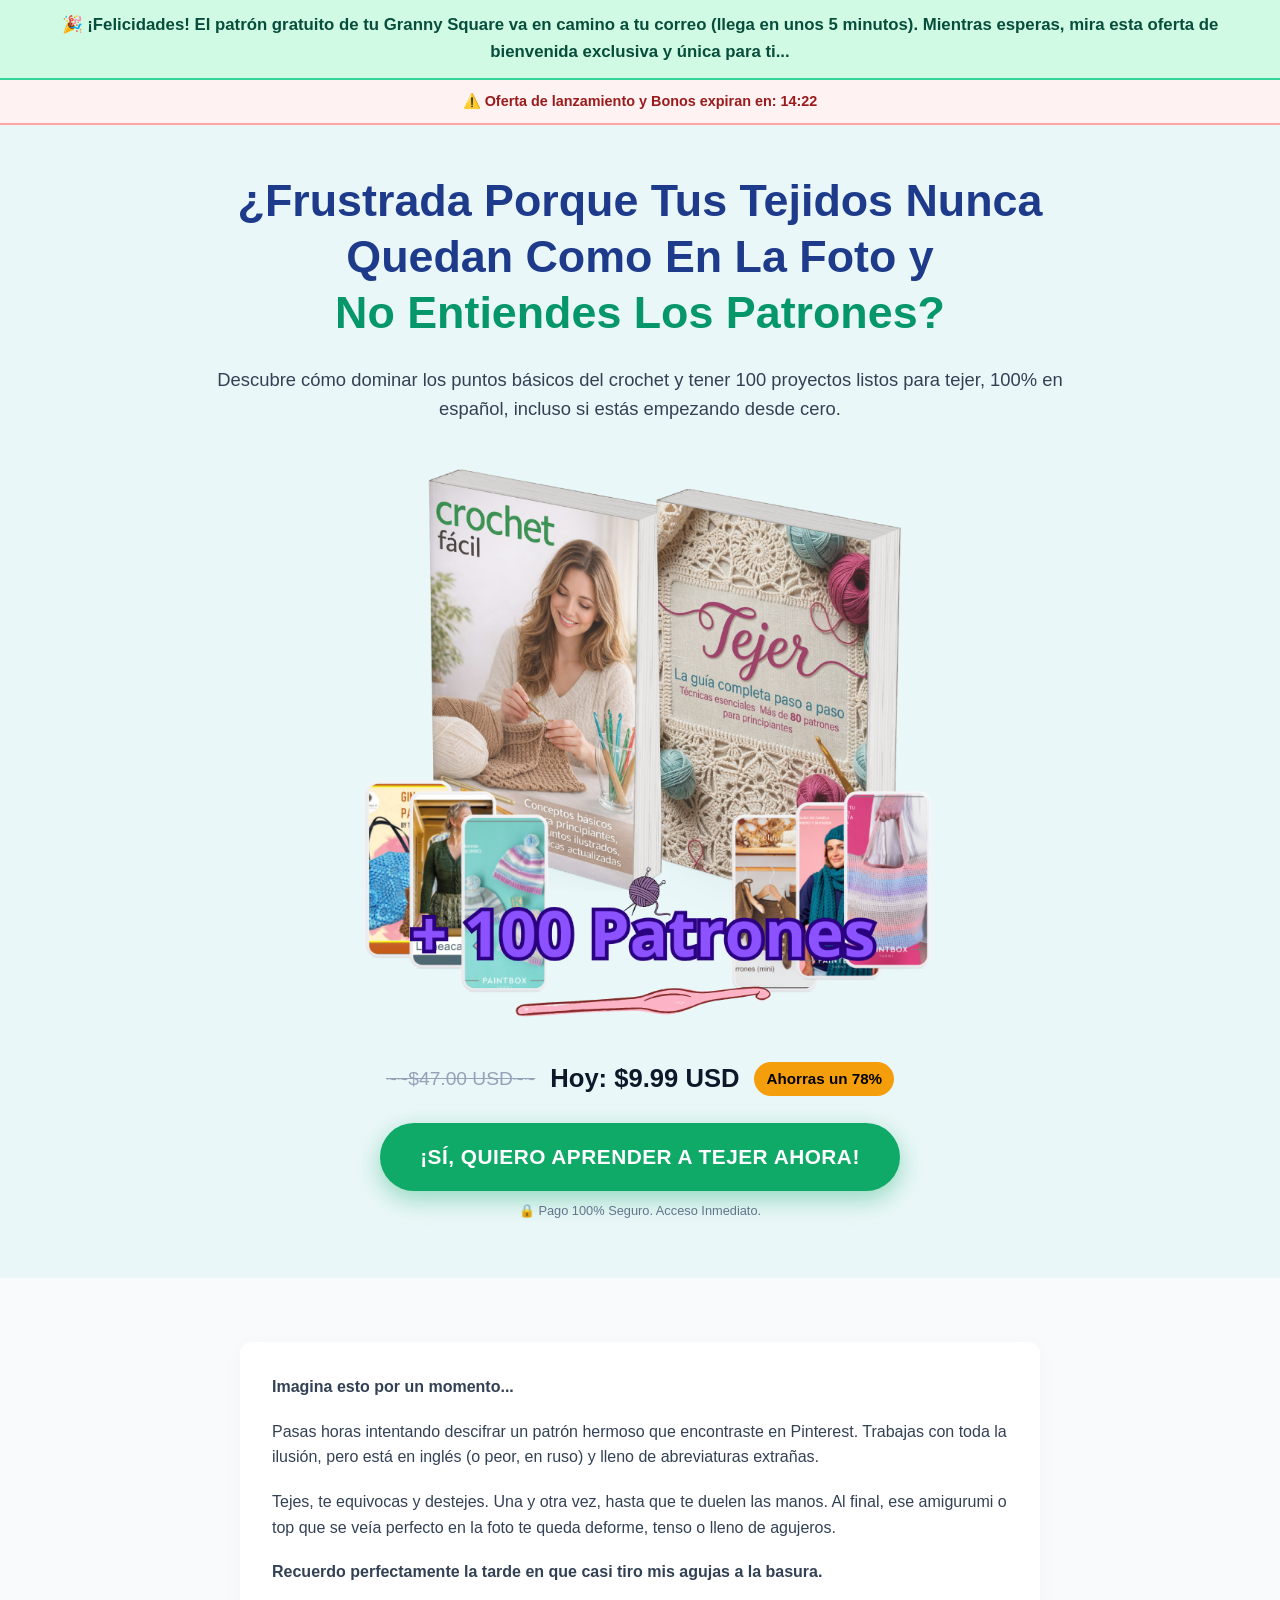
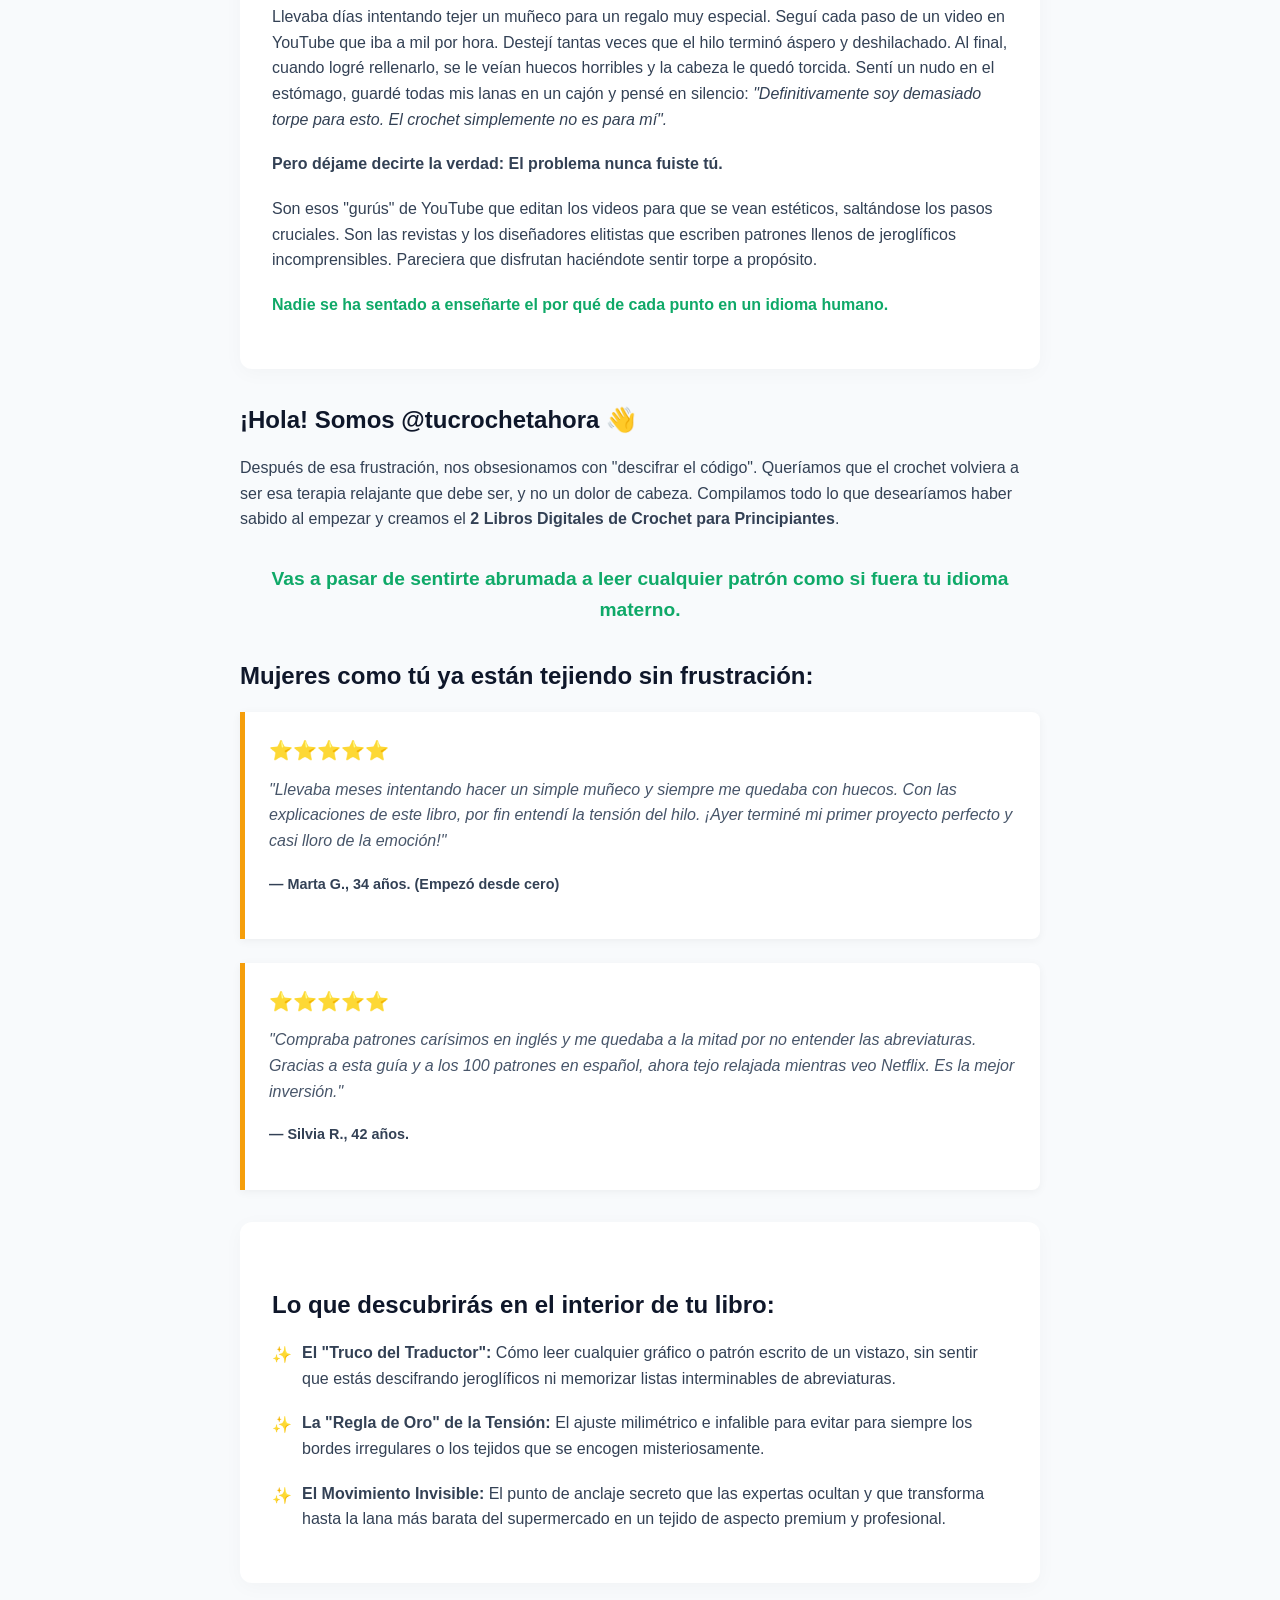
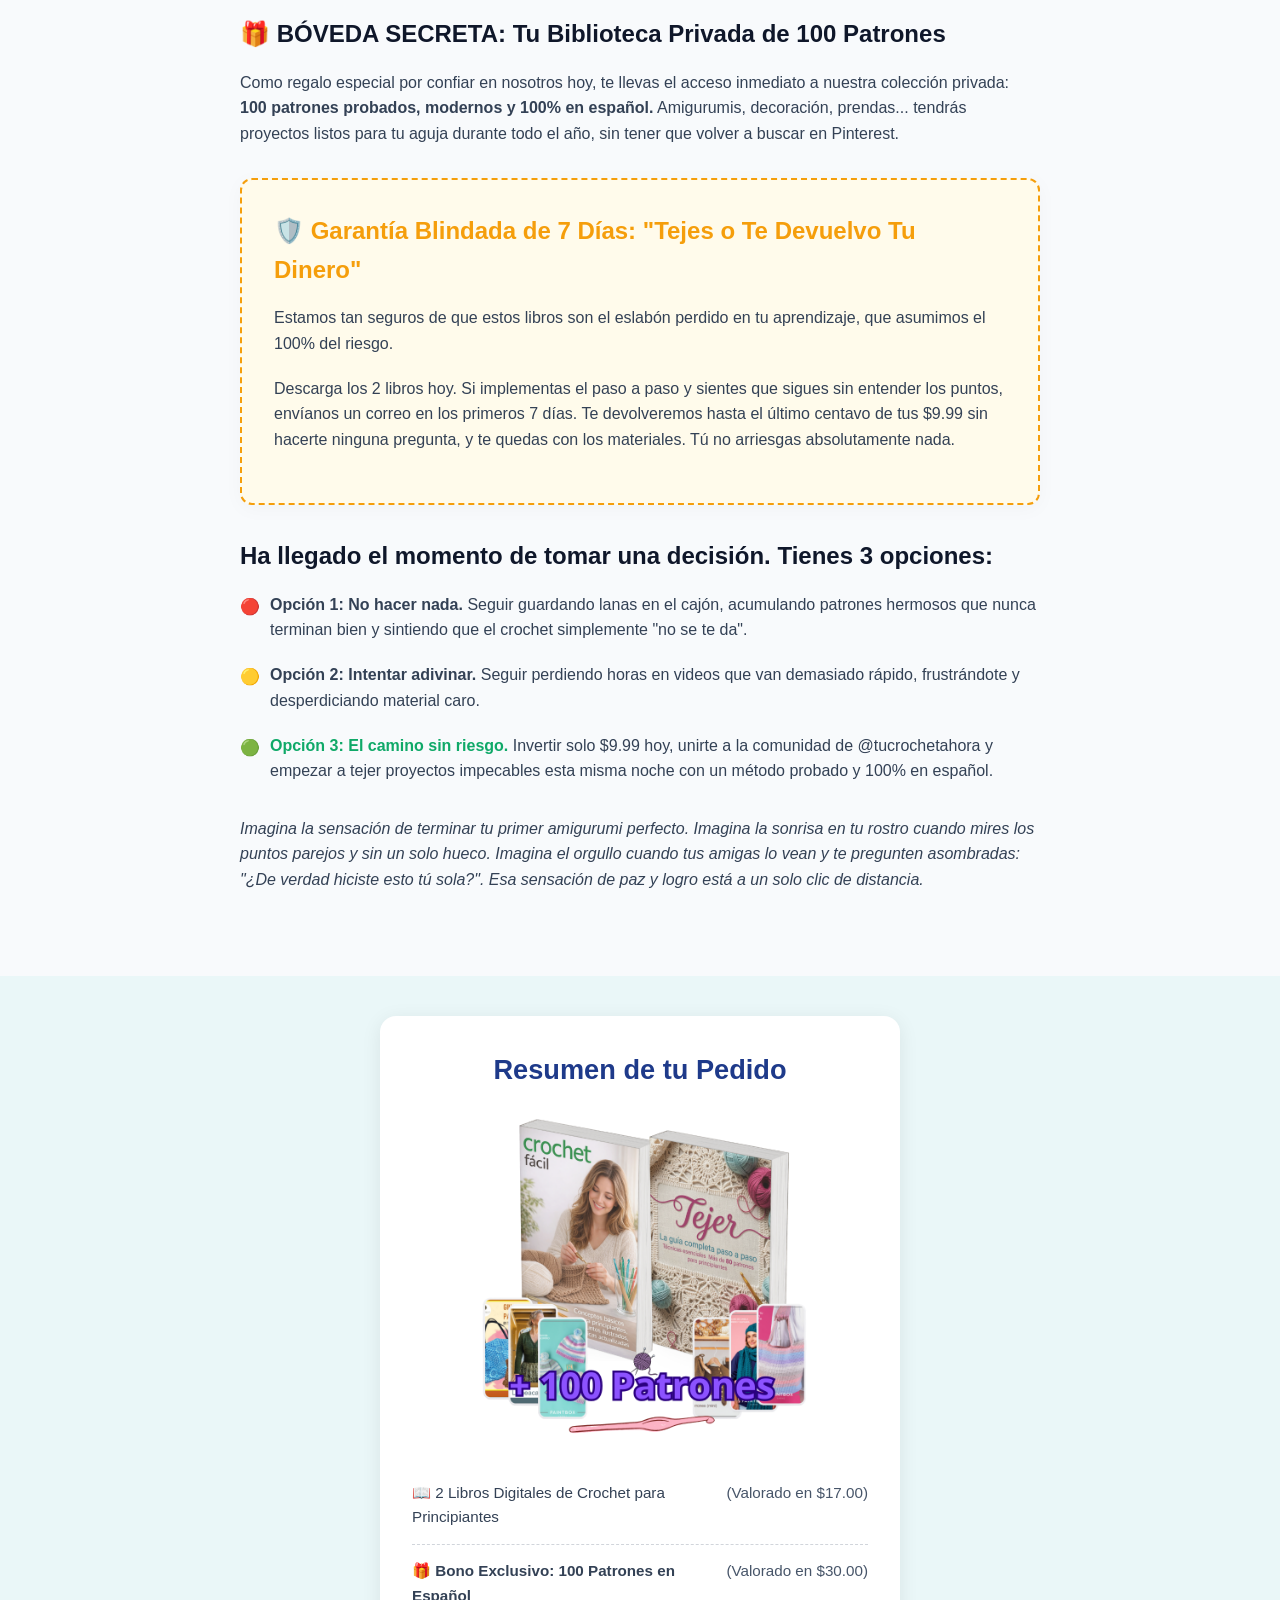
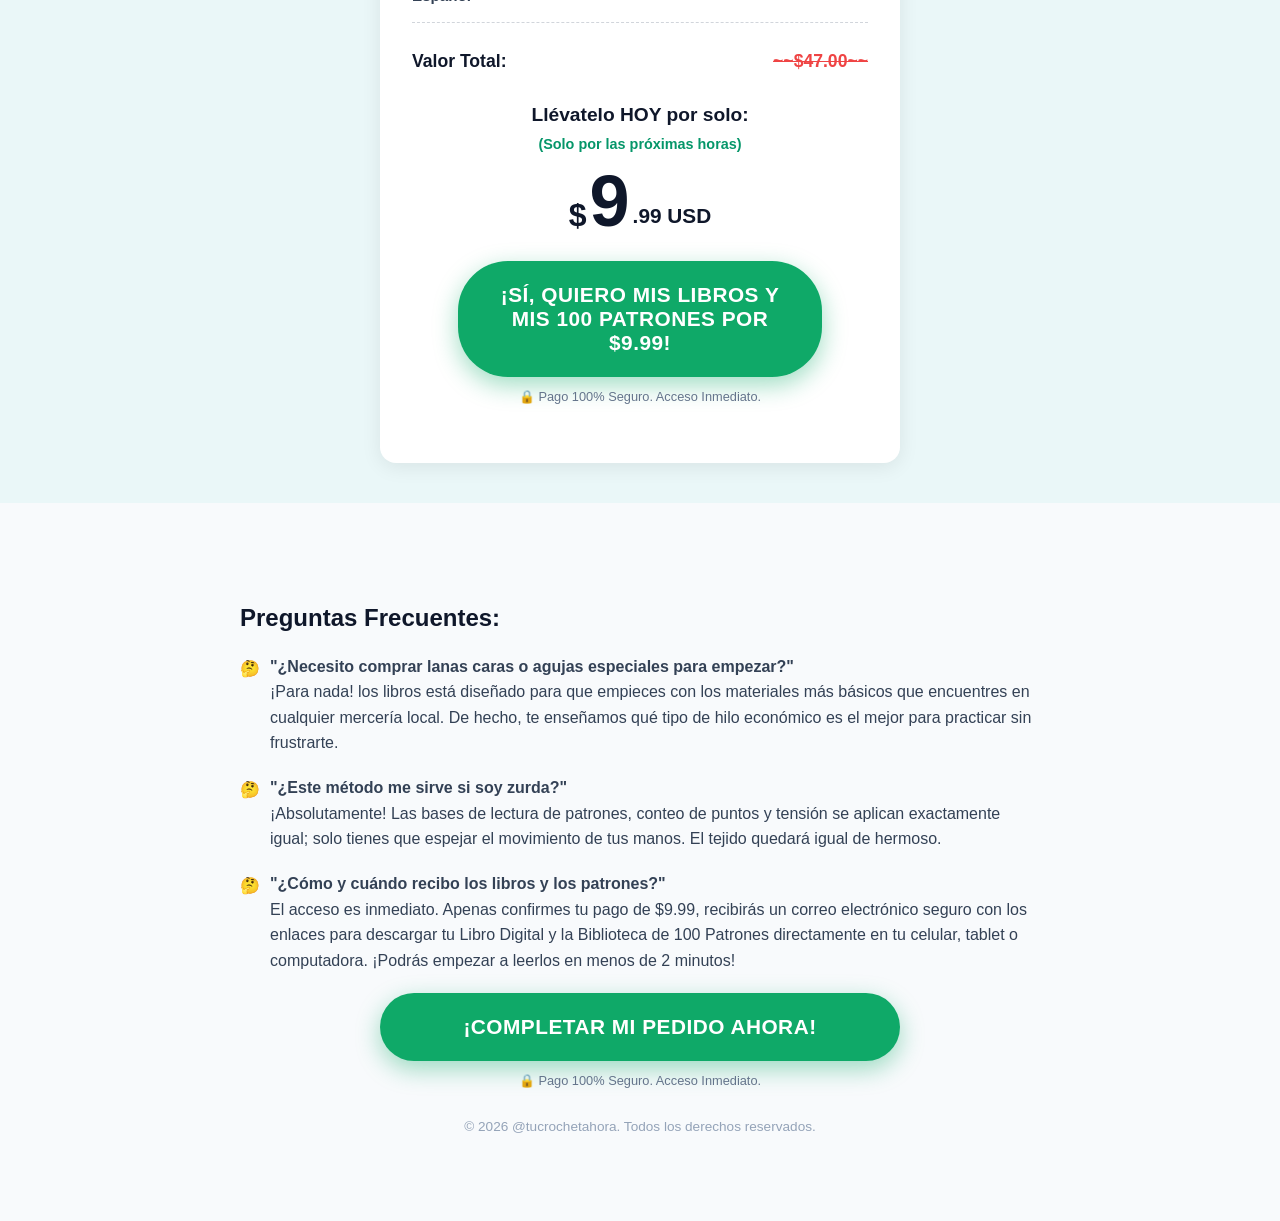
<file: index.html>
<!DOCTYPE html>
<html lang="es">
<head>
    <meta charset="UTF-8">
    <meta name="viewport" content="width=device-width, initial-scale=1.0">
    <title>Aprende Crochet Desde Cero | @tucrochetahora</title>
    <style>
        /* Variables de Color y Tipografía */
        :root {
            --primary-bg: #F8FAFC;
            --hero-bg: #EAF7F8;
            --text-main: #334155;
            --text-dark: #0F172A;
            --cta-color: #0FA968;
            --cta-hover: #047857;
            --headline-blue: #1E3A8A;
            --headline-green: #059669;
            --trust-blue: #1E3A8A;
            --accent-gold: #F59E0B;
            --badge-orange: #F59E0B;
            --price-muted: #94A3B8;
        }

        * {
            box-sizing: border-box;
            margin: 0;
            padding: 0;
            font-family: 'Segoe UI', Roboto, Helvetica, Arial, sans-serif;
        }

        body {
            background-color: var(--primary-bg);
            color: var(--text-main);
            line-height: 1.6;
            font-size: 16px;
        }

        .container {
            width: 90%;
            max-width: 800px;
            margin: 0 auto;
            padding: 2rem 0;
        }

        .text-center { text-align: center; }
        .highlight { color: var(--cta-color); font-weight: bold; }

        /* Banner de Tripwire */
        #tripwire-banner {
            background-color: #D1FAE5;
            color: #064E3B;
            text-align: center;
            padding: 12px 20px;
            font-weight: bold;
            font-size: 1.05rem;
            position: relative;
            z-index: 101;
            border-bottom: 2px solid #34D399;
        }

        /* Banner de Urgencia */
        #urgency-banner {
            background-color: #FEF2F2;
            color: #991B1B;
            text-align: center;
            padding: 10px;
            font-weight: bold;
            font-size: 0.9rem;
            position: sticky;
            top: 0;
            z-index: 100;
            border-bottom: 2px solid #FCA5A5;
        }

        /* Hero Section */
        .hero-section {
            background-color: var(--hero-bg);
            padding: 3rem 1rem 2rem;
        }

        .hero-container {
            width: 90%;
            max-width: 900px;
            margin: 0 auto;
        }

        h1 {
            color: var(--headline-blue);
            font-size: 2.2rem;
            line-height: 1.25;
            margin-bottom: 1.5rem;
            font-weight: 900;
        }

        .hero-title-green { color: var(--headline-green); }

        h2 {
            color: var(--text-dark);
            font-size: 1.5rem;
            margin-top: 2rem;
            margin-bottom: 1rem;
        }

        p { margin-bottom: 1.2rem; }

        /* Precios - Horizontal */
        .price-row {
            margin: 1.5rem auto;
            display: flex;
            align-items: center;
            justify-content: center;
            gap: 15px;
            flex-wrap: wrap;
        }

        .price-original {
            text-decoration: line-through;
            color: var(--price-muted);
            font-size: 1.2rem;
        }

        .price-today {
            color: var(--text-dark);
            font-size: 1.6rem;
            font-weight: 900;
            display: inline-block;
        }

        .price-savings {
            background-color: var(--badge-orange);
            color: #000;
            font-weight: bold;
            font-size: 0.95rem;
            padding: 5px 12px;
            border-radius: 20px;
        }

        /* Botones */
        .btn-cta {
            display: block;
            width: 100%;
            max-width: 520px;
            background-color: var(--cta-color);
            color: #ffffff;
            text-align: center;
            padding: 22px 30px;
            font-size: 1.3rem;
            font-weight: 900;
            text-decoration: none;
            border-radius: 50px;
            margin: 20px auto 10px auto;
            box-shadow: 0 8px 25px rgba(15, 169, 104, 0.4);
            border: none;
            cursor: pointer;
            transition: all 0.3s ease;
            animation: bouncePulse 2.5s infinite;
            letter-spacing: 0.5px;
        }

        .btn-cta:hover {
            background-color: var(--cta-hover);
            transform: translateY(-2px);
            box-shadow: 0 10px 30px rgba(15, 169, 104, 0.6);
        }

        @keyframes bouncePulse {
            0%   { transform: scale(1); }
            50%  { transform: scale(1.05); }
            100% { transform: scale(1); }
        }

        .secure-text {
            font-size: 0.8rem;
            color: #64748B;
            display: flex;
            align-items: center;
            justify-content: center;
            gap: 5px;
            margin-bottom: 1.5rem;
        }

        /* Testimonios */
        .testimonial-card {
            background: #ffffff;
            border-left: 5px solid var(--accent-gold);
            padding: 1.5rem;
            margin-bottom: 1.5rem;
            border-radius: 0 8px 8px 0;
            box-shadow: 0 2px 10px rgba(0,0,0,0.05);
        }

        .stars { color: var(--accent-gold); font-size: 1.2rem; margin-bottom: 10px; }
        .testimonial-text { font-style: italic; color: #475569; }
        .testimonial-author { font-weight: bold; margin-top: 10px; font-size: 0.9rem; }

        /* Listas */
        .bullet-list { list-style: none; padding-left: 0; }
        .bullet-list li {
            margin-bottom: 1.2rem;
            padding-left: 30px;
            position: relative;
        }
        .bullet-list li span { position: absolute; left: 0; top: 2px; }

        .section-box {
            background: #fff;
            padding: 2rem;
            border-radius: 12px;
            margin: 2rem 0;
            box-shadow: 0 4px 20px rgba(0,0,0,0.03);
        }

        .guarantee-box {
            background: #FFFBEB;
            border: 2px dashed var(--accent-gold);
        }

        .checkout-link { text-decoration: none; }

        /* === RESUMEN DE PEDIDO === */
        .order-summary-section {
            background-color: var(--hero-bg);
            padding: 2.5rem 1rem;
            margin: 2rem 0;
        }

        .order-summary-card {
            background: #fff;
            border-radius: 16px;
            padding: 2rem;
            max-width: 520px;
            margin: 0 auto;
            box-shadow: 0 4px 20px rgba(0,0,0,0.08);
        }

        .order-summary-card h2 {
            color: var(--headline-blue);
            font-size: 1.7rem;
            font-weight: 900;
            text-align: center;
            margin-top: 0;
            margin-bottom: 1rem;
        }

        .order-item {
            display: flex;
            justify-content: space-between;
            align-items: flex-start;
            padding: 0.9rem 0;
            border-bottom: 1px dashed #D1D5DB;
            gap: 10px;
        }

        .order-item-name { font-size: 0.95rem; color: #334155; flex: 1; }
        .order-item-price { font-size: 0.95rem; color: #475569; text-align: right; white-space: nowrap; }

        .order-total-row {
            display: flex;
            justify-content: space-between;
            align-items: center;
            margin-top: 1rem;
            padding-top: 0.5rem;
        }

        .order-total-label { font-weight: 700; font-size: 1.1rem; color: var(--text-dark); }
        .order-total-price { text-decoration: line-through; color: #EF4444; font-size: 1.1rem; font-weight: 700; }

        .order-cta-block { text-align: center; margin-top: 1.5rem; }
        .order-cta-block .carry-label { font-size: 1.2rem; font-weight: 700; color: var(--text-dark); margin-bottom: 0.2rem; }
        .order-cta-block .urgency-note { font-size: 0.9rem; color: var(--headline-green); font-weight: 600; margin-bottom: 0.5rem; }

        .big-price {
            display: flex;
            align-items: baseline;
            justify-content: center;
            gap: 3px;
            margin: 0.5rem 0 0.2rem;
        }

        .big-price .dollar-sign { font-size: 2rem; font-weight: 900; color: var(--text-dark); }
        .big-price .amount { font-size: 4.5rem; font-weight: 900; color: var(--text-dark); line-height: 1; }
        .big-price .cents-currency { font-size: 1.3rem; font-weight: 700; color: var(--text-dark); align-self: flex-end; margin-bottom: 0.5rem; }

        @media (min-width: 768px) {
            h1 { font-size: 2.8rem; }
            .btn-cta { width: 80%; }
        }
    </style>
</head>
<body>

    <div id="tripwire-banner">
        🎉 ¡Felicidades! El patrón gratuito de tu Granny Square va en camino a tu correo (llega en unos 5 minutos). Mientras esperas, mira esta oferta de bienvenida exclusiva y única para ti...
    </div>

    <div id="urgency-banner">
        &#9888;&#65039; Oferta de lanzamiento y Bonos expiran en: <span id="timer">14:23</span>
    </div>

    <!-- Hero Section -->
    <div class="hero-section">
        <div class="hero-container text-center">
            <h1>&#191;Frustrada Porque Tus Tejidos Nunca Quedan Como En La Foto y <br><span class="hero-title-green">No Entiendes Los Patrones?</span></h1>
            <p style="font-size: 1.15rem; color: #334155; font-weight: 500; margin-bottom: 1.5rem;">Descubre c&#243;mo dominar los puntos b&#225;sicos del crochet y tener 100 proyectos listos para tejer, 100% en espa&#241;ol, incluso si est&#225;s empezando desde cero.</p>

            <img src="mockup.png" alt=" 2 Libros Digitales de Crochet para Principiantes y 180 Patrones" style="width: 100%; max-width: 700px; height: auto; margin: 1rem auto 1.5rem; display: block;">

            <div class="price-row">
                <span class="price-original">~~$47.00 USD~~</span>
                <span class="price-today">Hoy: $9.99 USD</span>
                <span class="price-savings">Ahorras un 78%</span>
            </div>

            <a href="https://pay.hotmart.com/X104927719Q" class="checkout-link">
    <button class="btn-cta">&#161;S&#205;, QUIERO APRENDER A TEJER AHORA!</button>
</a>
            <div class="secure-text">&#128274; Pago 100% Seguro. Acceso Inmediato.</div>
        </div>
    </div>

    <!-- Contenido principal -->
    <div class="container">

        <section class="section-box">
            <p><strong>Imagina esto por un momento...</strong></p>
            <p>Pasas horas intentando descifrar un patr&#243;n hermoso que encontraste en Pinterest. Trabajas con toda la ilusi&#243;n, pero est&#225; en ingl&#233;s (o peor, en ruso) y lleno de abreviaturas extra&#241;as.</p>
            <p>Tejes, te equivocas y destejes. Una y otra vez, hasta que te duelen las manos. Al final, ese amigurumi o top que se ve&#237;a perfecto en la foto te queda deforme, tenso o lleno de agujeros.</p>
            <p><strong>Recuerdo perfectamente la tarde en que casi tiro mis agujas a la basura.</strong></p>
            <p>Llevaba d&#237;as intentando tejer un mu&#241;eco para un regalo muy especial. Segu&#237; cada paso de un video en YouTube que iba a mil por hora. Destej&#237; tantas veces que el hilo termin&#243; &#225;spero y deshilachado. Al final, cuando logr&#233; rellenarlo, se le ve&#237;an huecos horribles y la cabeza le qued&#243; torcida. Sent&#237; un nudo en el est&#243;mago, guard&#233; todas mis lanas en un caj&#243;n y pens&#233; en silencio: <em>"Definitivamente soy demasiado torpe para esto. El crochet simplemente no es para m&#237;".</em></p>
            <p><strong>Pero d&#233;jame decirte la verdad: El problema nunca fuiste t&#250;.</strong></p>
            <p>Son esos "gur&#250;s" de YouTube que editan los videos para que se vean est&#233;ticos, salt&#225;ndose los pasos cruciales. Son las revistas y los dise&#241;adores elitistas que escriben patrones llenos de jeroglí&#65039;ficos incomprensibles. Pareciera que disfrutan haci&#233;ndote sentir torpe a prop&#243;sito.</p>
            <p class="highlight">Nadie se ha sentado a ense&#241;arte el por qu&#233; de cada punto en un idioma humano.</p>
        </section>

        <section>
            <h2>&#161;Hola! Somos @tucrochetahora &#128075;</h2>
            <p>Despu&#233;s de esa frustraci&#243;n, nos obsesionamos con "descifrar el c&#243;digo". Quer&#237;amos que el crochet volviera a ser esa terapia relajante que debe ser, y no un dolor de cabeza. Compilamos todo lo que desear&#237;amos haber sabido al empezar y creamos el <strong>2 Libros Digitales de Crochet para Principiantes</strong>.</p>
            <p class="highlight" style="font-size: 1.2rem; text-align: center; margin: 2rem 0;">Vas a pasar de sentirte abrumada a leer cualquier patr&#243;n como si fuera tu idioma materno.</p>
        </section>

        <section>
            <h2>Mujeres como t&#250; ya est&#225;n tejiendo sin frustraci&#243;n:</h2>
            <div class="testimonial-card">
                <div class="stars">&#11088;&#11088;&#11088;&#11088;&#11088;</div>
                <p class="testimonial-text">"Llevaba meses intentando hacer un simple mu&#241;eco y siempre me quedaba con huecos. Con las explicaciones de este libro, por fin entend&#237; la tensi&#243;n del hilo. &#161;Ayer termin&#233; mi primer proyecto perfecto y casi lloro de la emoci&#243;n!"</p>
                <p class="testimonial-author">&#8212; Marta G., 34 a&#241;os. (Empez&#243; desde cero)</p>
            </div>
            <div class="testimonial-card">
                <div class="stars">&#11088;&#11088;&#11088;&#11088;&#11088;</div>
                <p class="testimonial-text">"Compraba patrones car&#237;simos en ingl&#233;s y me quedaba a la mitad por no entender las abreviaturas. Gracias a esta gu&#237;a y a los 100 patrones en espa&#241;ol, ahora tejo relajada mientras veo Netflix. Es la mejor inversi&#243;n."</p>
                <p class="testimonial-author">&#8212; Silvia R., 42 a&#241;os.</p>
            </div>
        </section>

        <section class="section-box">
            <h2>Lo que descubrir&#225;s en el interior de tu libro:</h2>
            <ul class="bullet-list">
                <li><span>&#10024;</span><strong>El "Truco del Traductor":</strong> C&#243;mo leer cualquier gr&#225;fico o patr&#243;n escrito de un vistazo, sin sentir que est&#225;s descifrando jeroglí&#65039;ficos ni memorizar listas interminables de abreviaturas.</li>
                <li><span>&#10024;</span><strong>La "Regla de Oro" de la Tensi&#243;n:</strong> El ajuste milim&#233;trico e infalible para evitar para siempre los bordes irregulares o los tejidos que se encogen misteriosamente.</li>
                <li><span>&#10024;</span><strong>El Movimiento Invisible:</strong> El punto de anclaje secreto que las expertas ocultan y que transforma hasta la lana m&#225;s barata del supermercado en un tejido de aspecto premium y profesional.</li>
            </ul>
        </section>

        <section>
            <h2>&#127873; B&#211;VEDA SECRETA: Tu Biblioteca Privada de 100 Patrones</h2>
            <p>Como regalo especial por confiar en nosotros hoy, te llevas el acceso inmediato a nuestra colecci&#243;n privada: <strong>100 patrones probados, modernos y 100% en espa&#241;ol.</strong> Amigurumis, decoraci&#243;n, prendas... tendr&#225;s proyectos listos para tu aguja durante todo el a&#241;o, sin tener que volver a buscar en Pinterest.</p>
        </section>

        <section class="section-box guarantee-box">
            <h2 style="color: var(--accent-gold); margin-top: 0;">&#128737;&#65039; Garant&#237;a Blindada de 7 D&#237;as: "Tejes o Te Devuelvo Tu Dinero"</h2>
            <p>Estamos tan seguros de que estos libros son el eslab&#243;n perdido en tu aprendizaje, que asumimos el 100% del riesgo.</p>
            <p>Descarga los 2 libros hoy. Si implementas el paso a paso y sientes que sigues sin entender los puntos, env&#237;anos un correo en los primeros 7 d&#237;as. Te devolveremos hasta el &#250;ltimo centavo de tus $9.99 sin hacerte ninguna pregunta, y te quedas con los materiales. T&#250; no arriesgas absolutamente nada.</p>
        </section>

        <section>
            <h2>Ha llegado el momento de tomar una decisi&#243;n. Tienes 3 opciones:</h2>
            <ul class="bullet-list">
                <li><span>&#128308;</span> <strong>Opci&#243;n 1: No hacer nada.</strong> Seguir guardando lanas en el caj&#243;n, acumulando patrones hermosos que nunca terminan bien y sintiendo que el crochet simplemente "no se te da".</li>
                <li><span>&#128993;</span> <strong>Opci&#243;n 2: Intentar adivinar.</strong> Seguir perdiendo horas en videos que van demasiado r&#225;pido, frustr&#225;ndote y desperdiciando material caro.</li>
                <li><span>&#128994;</span> <strong class="highlight">Opci&#243;n 3: El camino sin riesgo.</strong> Invertir solo $9.99 hoy, unirte a la comunidad de @tucrochetahora y empezar a tejer proyectos impecables esta misma noche con un m&#233;todo probado y 100% en espa&#241;ol.</li>
            </ul>
            <p style="margin-top: 2rem; font-style: italic;">Imagina la sensaci&#243;n de terminar tu primer amigurumi perfecto. Imagina la sonrisa en tu rostro cuando mires los puntos parejos y sin un solo hueco. Imagina el orgullo cuando tus amigas lo vean y te pregunten asombradas: "&#191;De verdad hiciste esto t&#250; sola?". Esa sensaci&#243;n de paz y logro est&#225; a un solo clic de distancia.</p>
        </section>

    </div>

    <!-- RESUMEN DE PEDIDO -->
    <div class="order-summary-section">
        <div class="order-summary-card">
            <h2>Resumen de tu Pedido</h2>

            <!-- Imagen del producto debajo del título -->
            <img src="mockup.png" alt="Libros Digitales de Crochet para Principiantes y 100 Patrones" style="width: 100%; max-width: 400px; height: auto; margin: 0 auto 1.5rem; display: block;">

            <div class="order-item">
                <div class="order-item-name">&#128214; 2 Libros Digitales de Crochet para Principiantes</div>
                <div class="order-item-price">(Valorado en $17.00)</div>
            </div>
            <div class="order-item">
                <div class="order-item-name">&#127873; <strong>Bono Exclusivo: 100 Patrones en Espa&#241;ol</strong></div>
                <div class="order-item-price">(Valorado en $30.00)</div>
            </div>

            <div class="order-total-row">
                <span class="order-total-label">Valor Total:</span>
                <span class="order-total-price">~~$47.00~~</span>
            </div>

            <div class="order-cta-block">
                <p class="carry-label">Ll&#233;vatelo <strong>HOY</strong> por solo:</p>
                <p class="urgency-note">(Solo por las pr&#243;ximas horas)</p>
                <div class="big-price">
                    <span class="dollar-sign">$</span>
                    <span class="amount">9</span>
                    <span class="cents-currency">.99 USD</span>
                </div>
                <a href="https://pay.hotmart.com/X104927719Q" class="checkout-link">
    <button class="btn-cta">&#161;S&#205;, QUIERO MIS LIBROS Y MIS 100 PATRONES POR $9.99!</button>
</a>
                <div class="secure-text">&#128274; Pago 100% Seguro. Acceso Inmediato.</div>
            </div>
        </div>
    </div>

    <!-- PREGUNTAS FRECUENTES -->
    <div class="container">
        <section>
            <h2>Preguntas Frecuentes:</h2>
            <ul class="bullet-list">
                <li><span>&#129300;</span> <strong>"&#191;Necesito comprar lanas caras o agujas especiales para empezar?"</strong><br>
                &#161;Para nada! los libros est&#225; dise&#241;ado para que empieces con los materiales m&#225;s b&#225;sicos que encuentres en cualquier mercer&#237;a local. De hecho, te ense&#241;amos qu&#233; tipo de hilo econ&#243;mico es el mejor para practicar sin frustrarte.</li>

                <li><span>&#129300;</span> <strong>"&#191;Este m&#233;todo me sirve si soy zurda?"</strong><br>
                &#161;Absolutamente! Las bases de lectura de patrones, conteo de puntos y tensi&#243;n se aplican exactamente igual; solo tienes que espejar el movimiento de tus manos. El tejido quedar&#225; igual de hermoso.</li>

                <li><span>&#129300;</span> <strong>"&#191;C&#243;mo y cu&#225;ndo recibo los libros y los patrones?"</strong><br>
                El acceso es inmediato. Apenas confirmes tu pago de $9.99, recibir&#225;s un correo electr&#243;nico seguro con los enlaces para descargar tu Libro Digital y la Biblioteca de 100 Patrones directamente en tu celular, tablet o computadora. &#161;Podr&#225;s empezar a leerlos en menos de 2 minutos!</li>
            </ul>

            <a href="https://pay.hotmart.com/X104927719Q" class="checkout-link">
    <button class="btn-cta">&#161;COMPLETAR MI PEDIDO AHORA!</button>
</a>
            <div class="secure-text">&#128274; Pago 100% Seguro. Acceso Inmediato.</div>
        </section>

        <footer class="text-center" style="margin-top: 1rem; color: #94A3B8; font-size: 0.85rem; padding-bottom: 2rem;">
            <p>&#169; 2026 @tucrochetahora. Todos los derechos reservados.</p>
        </footer>
    </div>

    <script>
        function startTimer(duration, display) {
            var timer = duration, minutes, seconds;
            setInterval(function () {
                minutes = parseInt(timer / 60, 10);
                seconds = parseInt(timer % 60, 10);
                minutes = minutes < 10 ? "0" + minutes : minutes;
                seconds = seconds < 10 ? "0" + seconds : seconds;
                display.textContent = minutes + ":" + seconds;
                if (--timer < 0) { timer = 0; }
            }, 1000);
        }
        window.onload = function () {
            var time = 863,
                display = document.querySelector('#timer');
            startTimer(time, display);
        };
    </script>
</body>
</html>
</file>
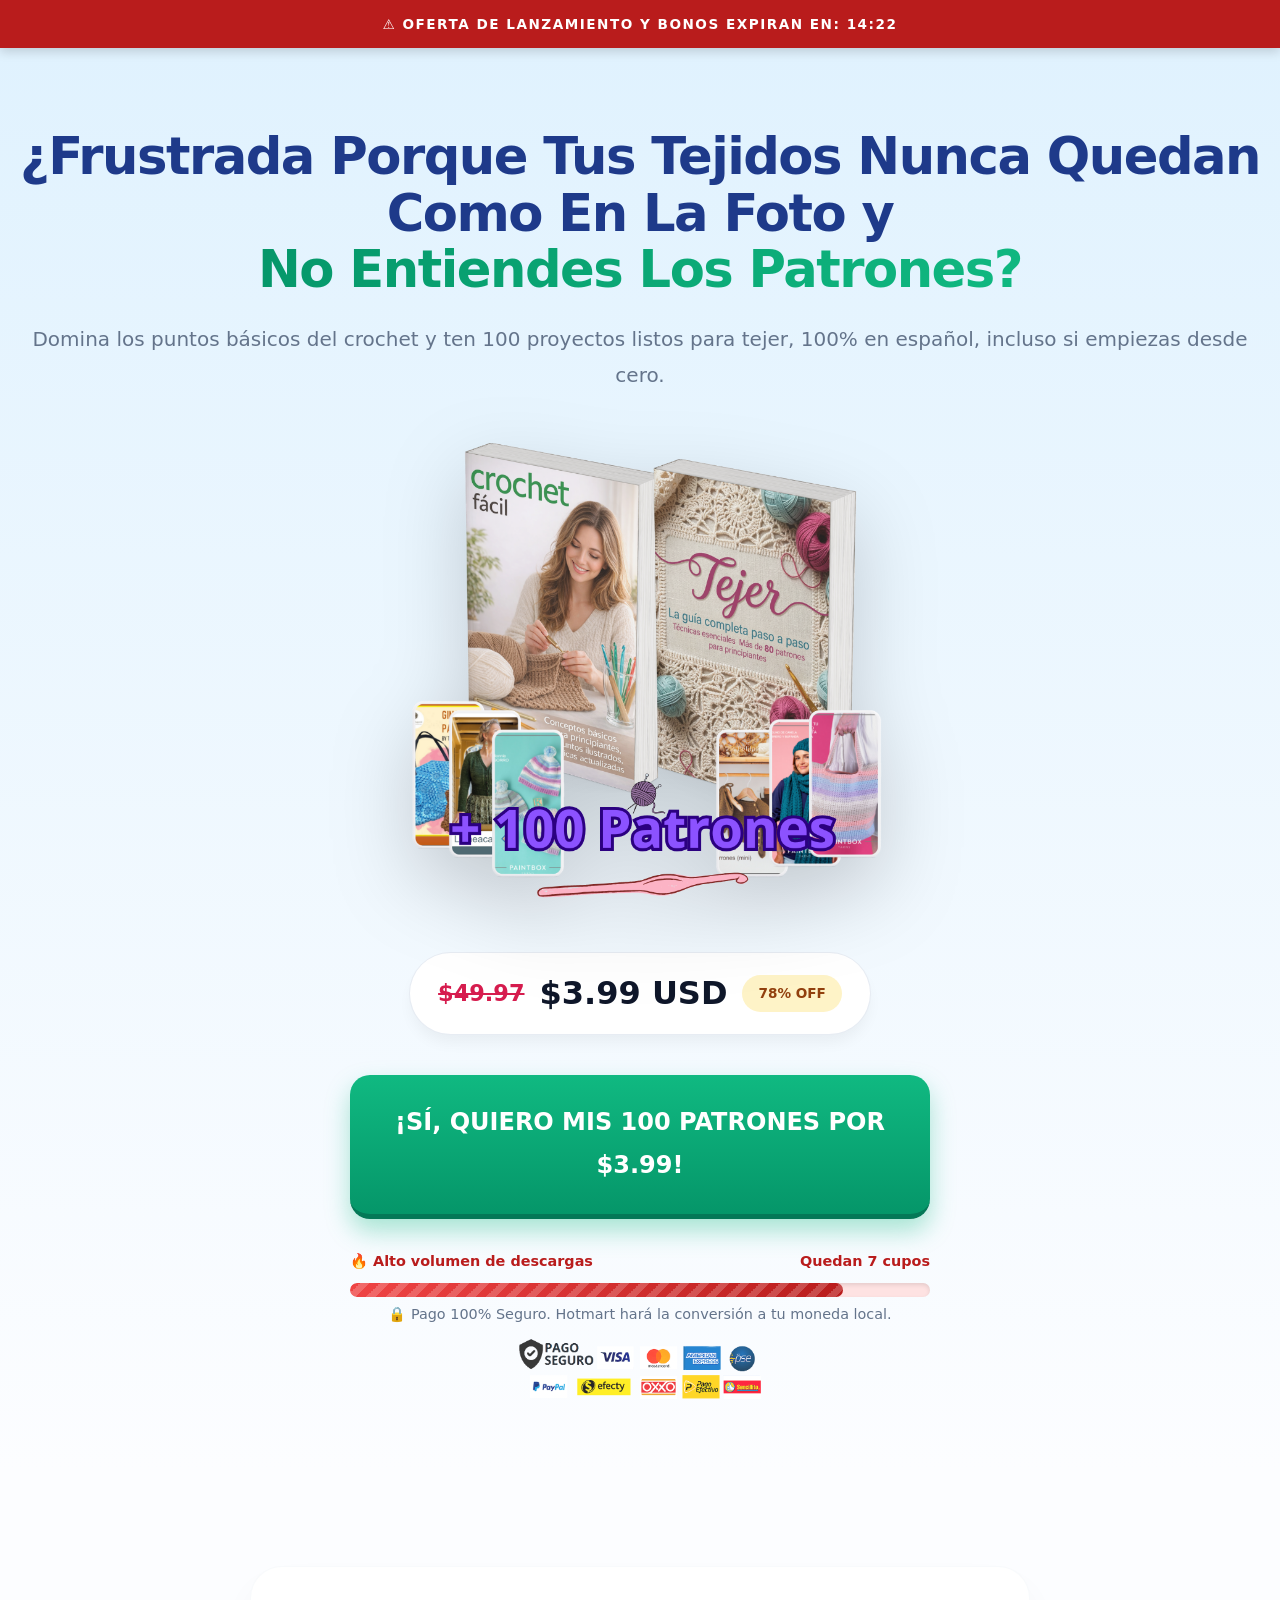
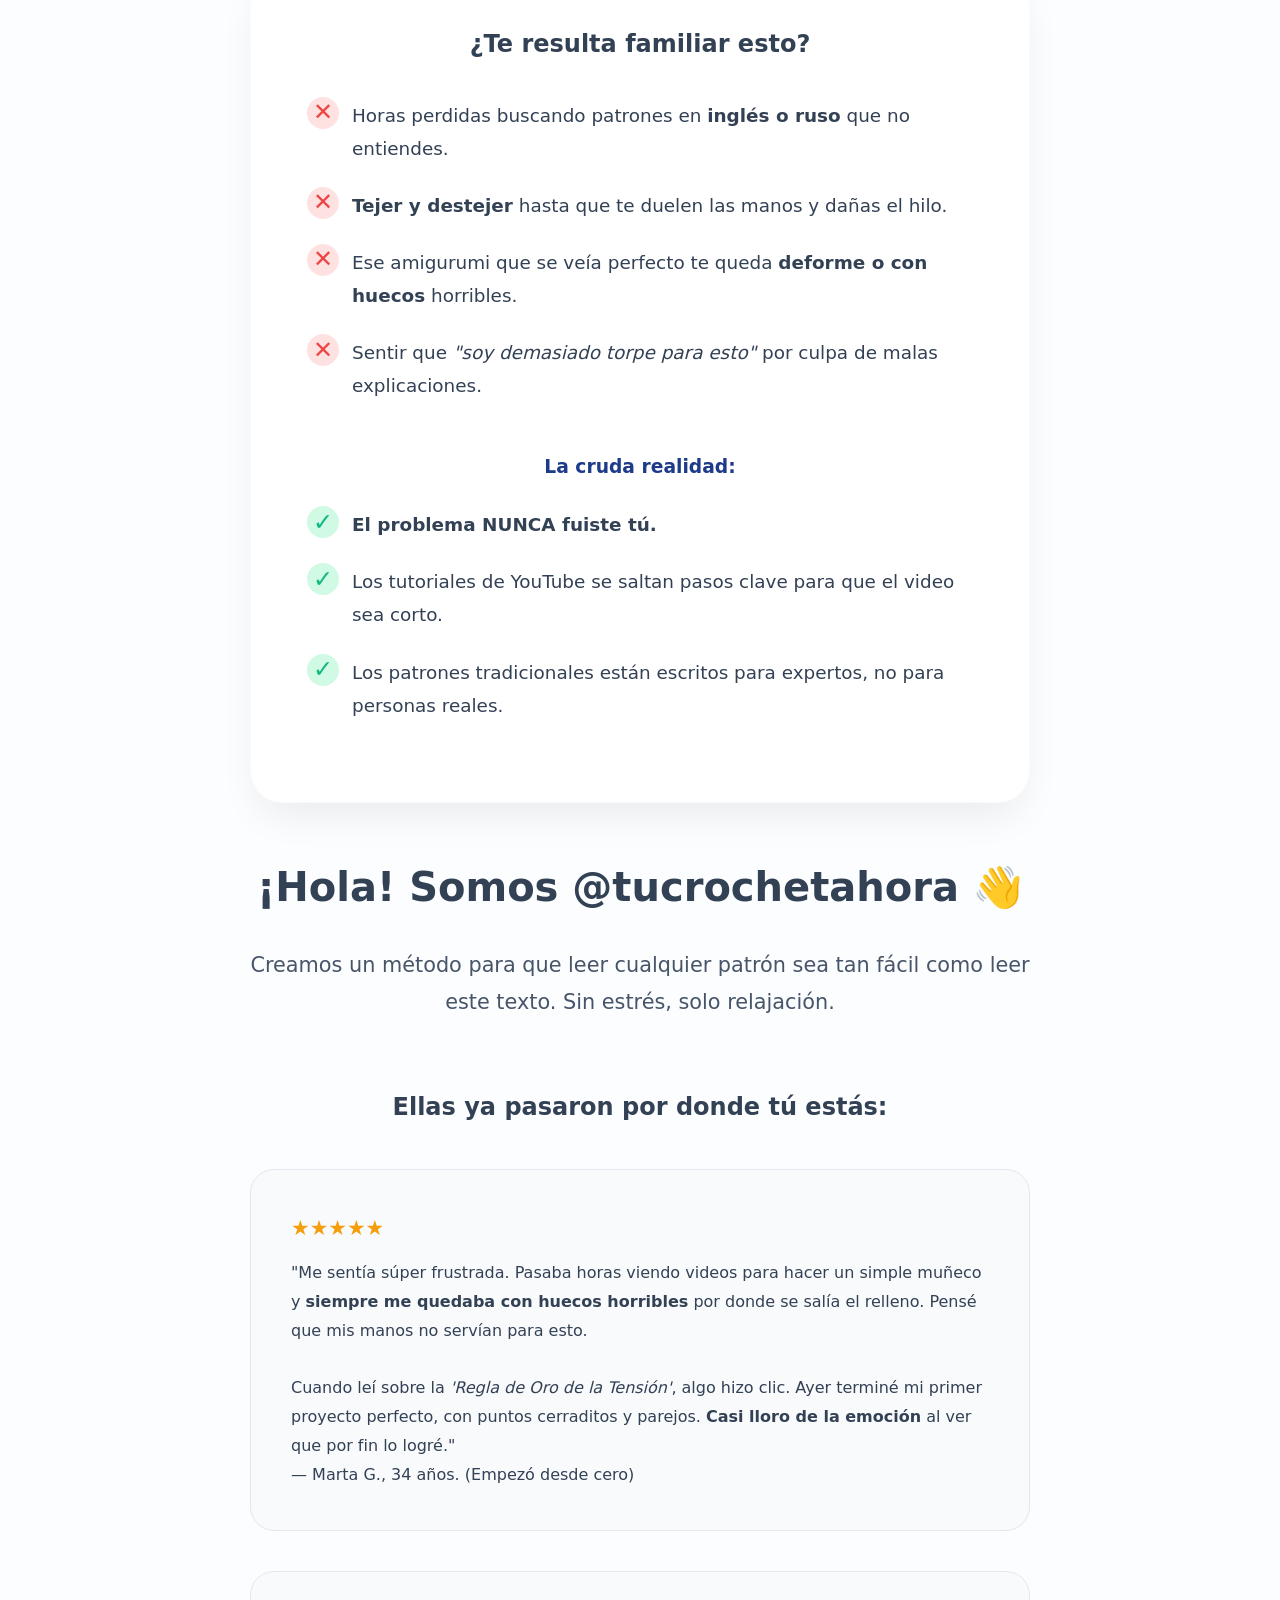
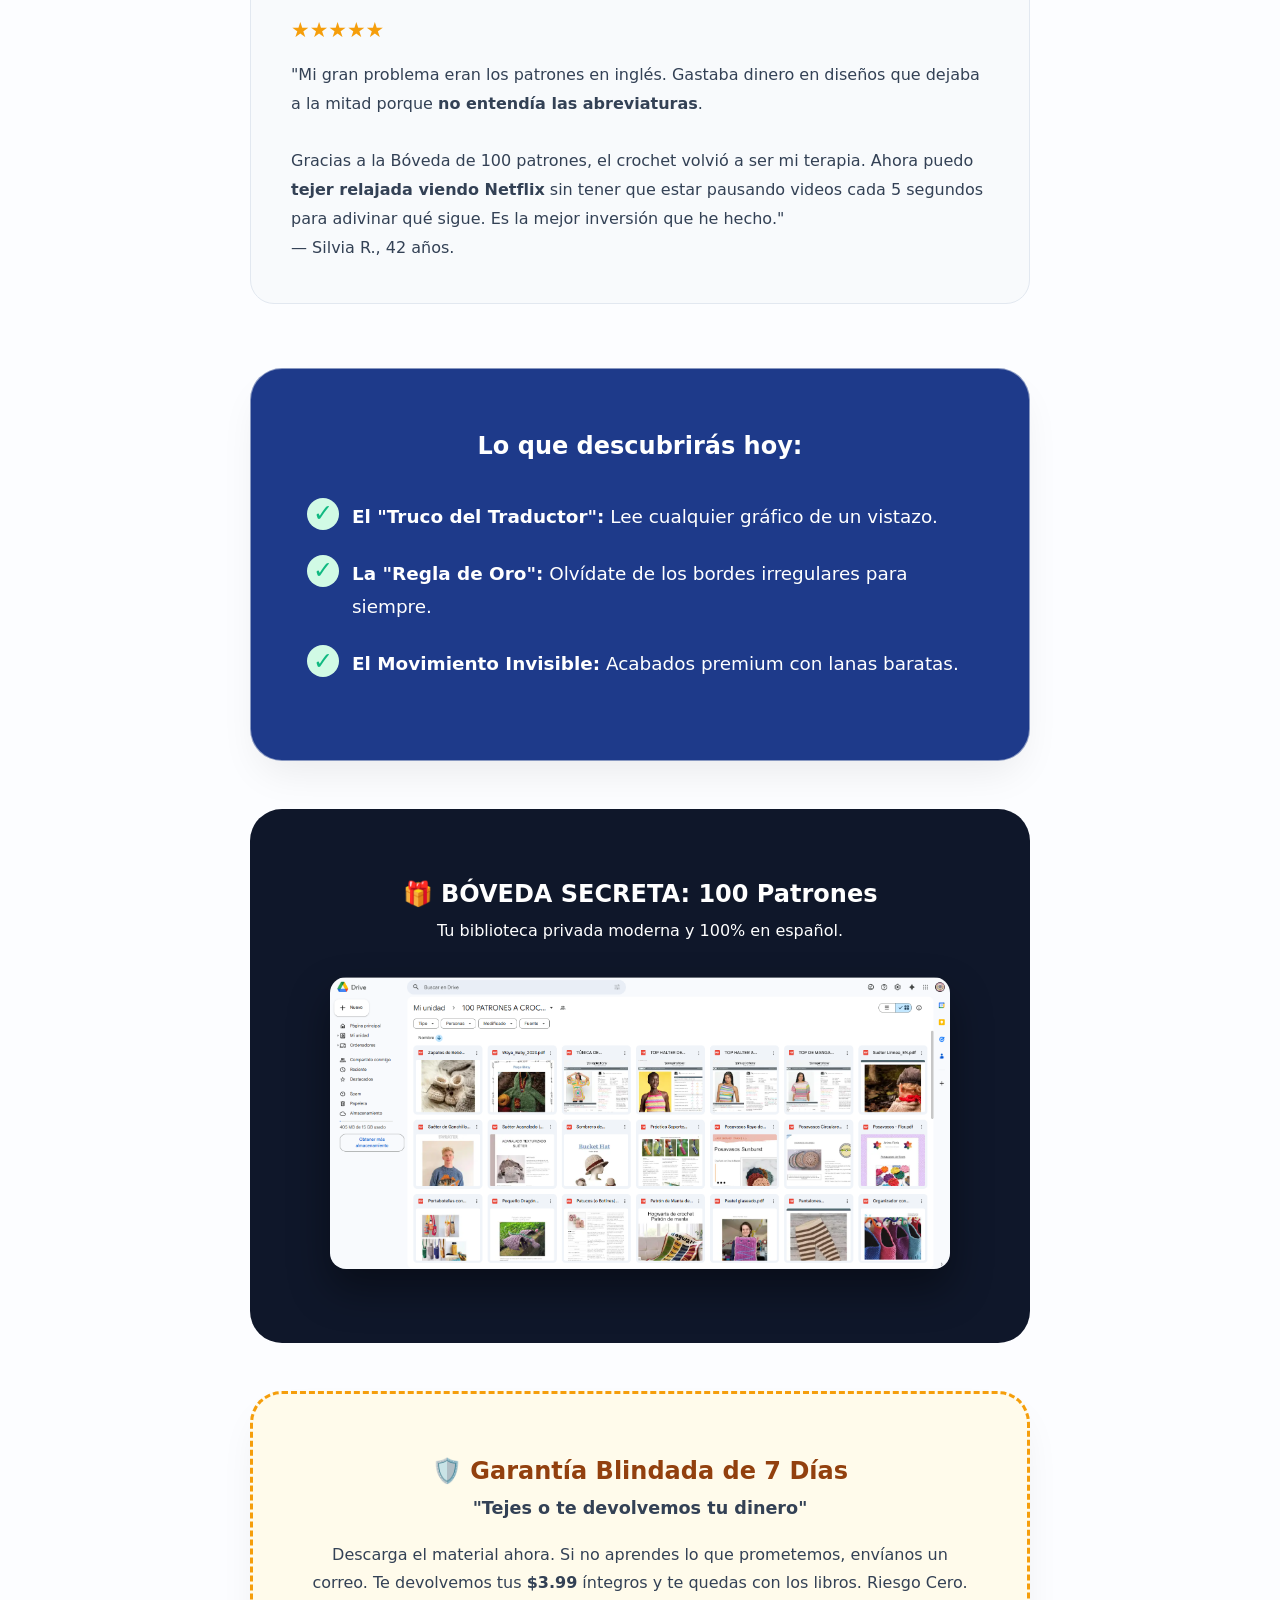
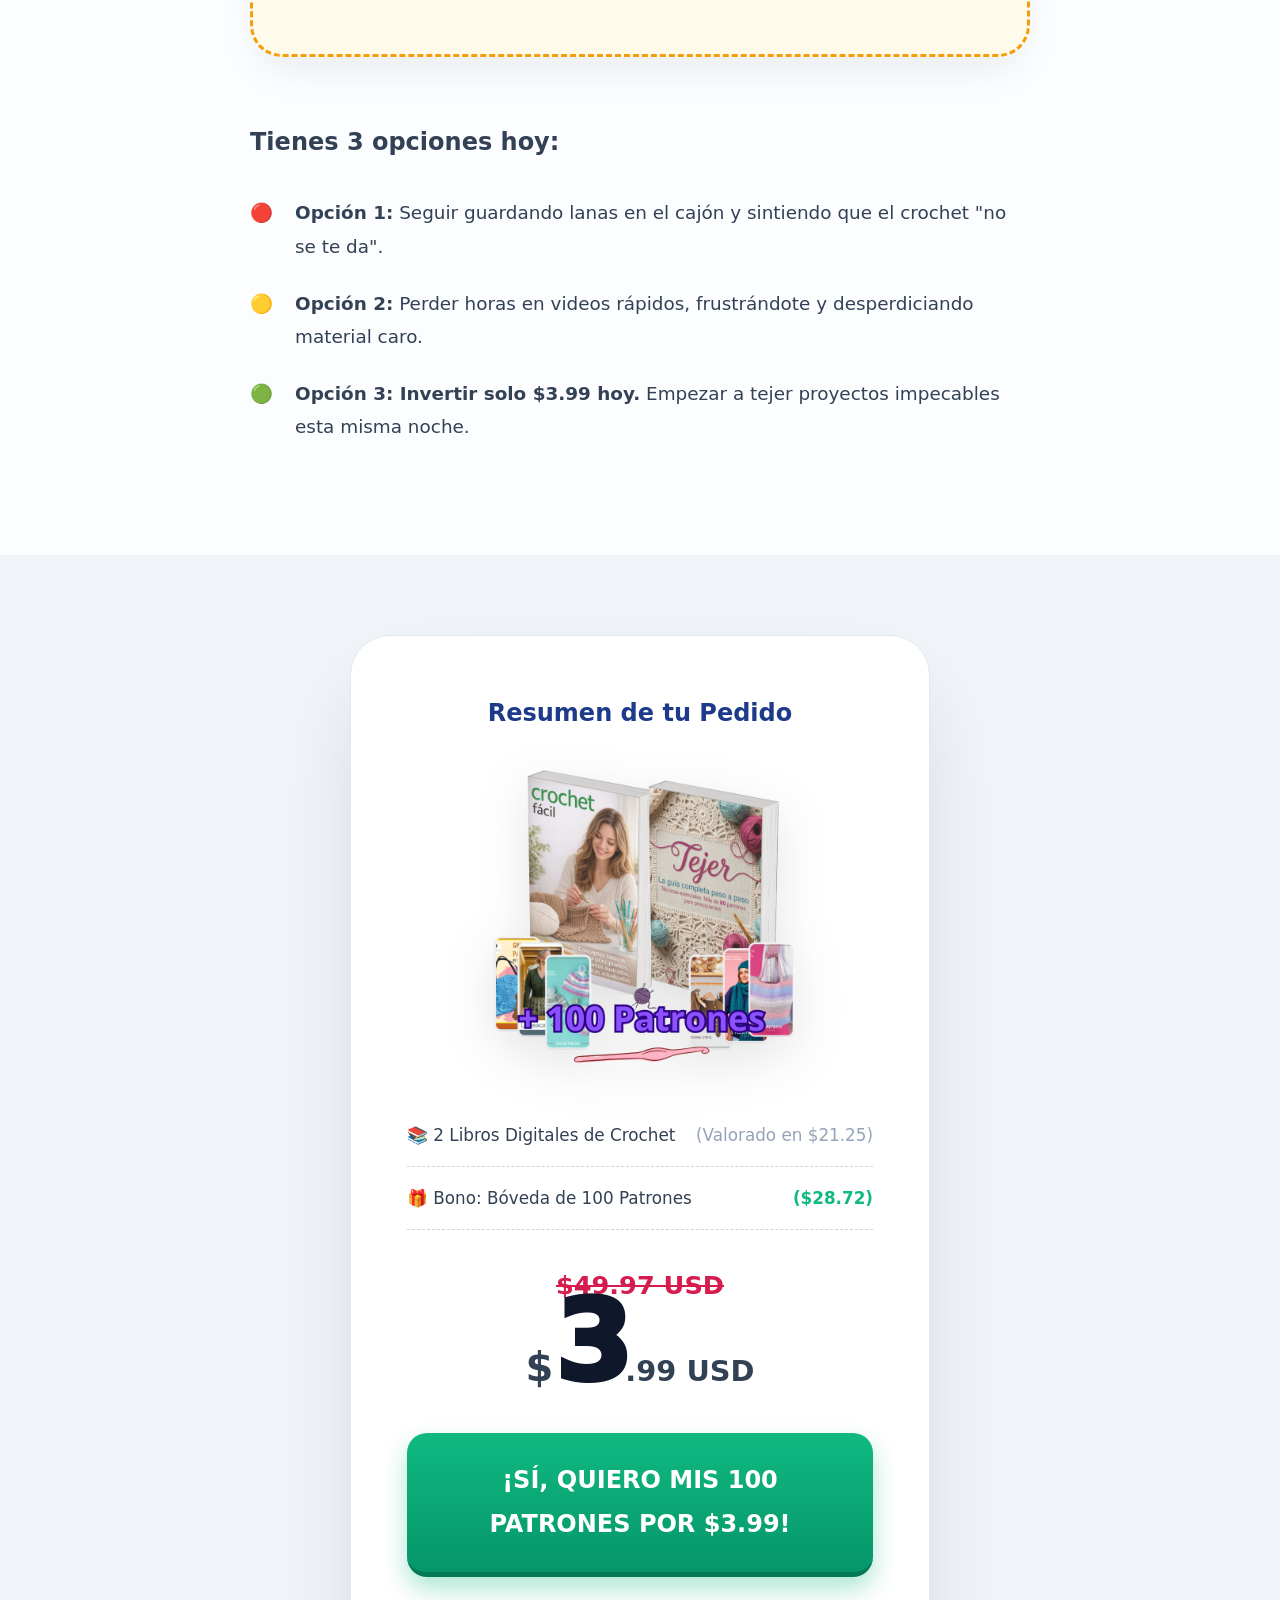
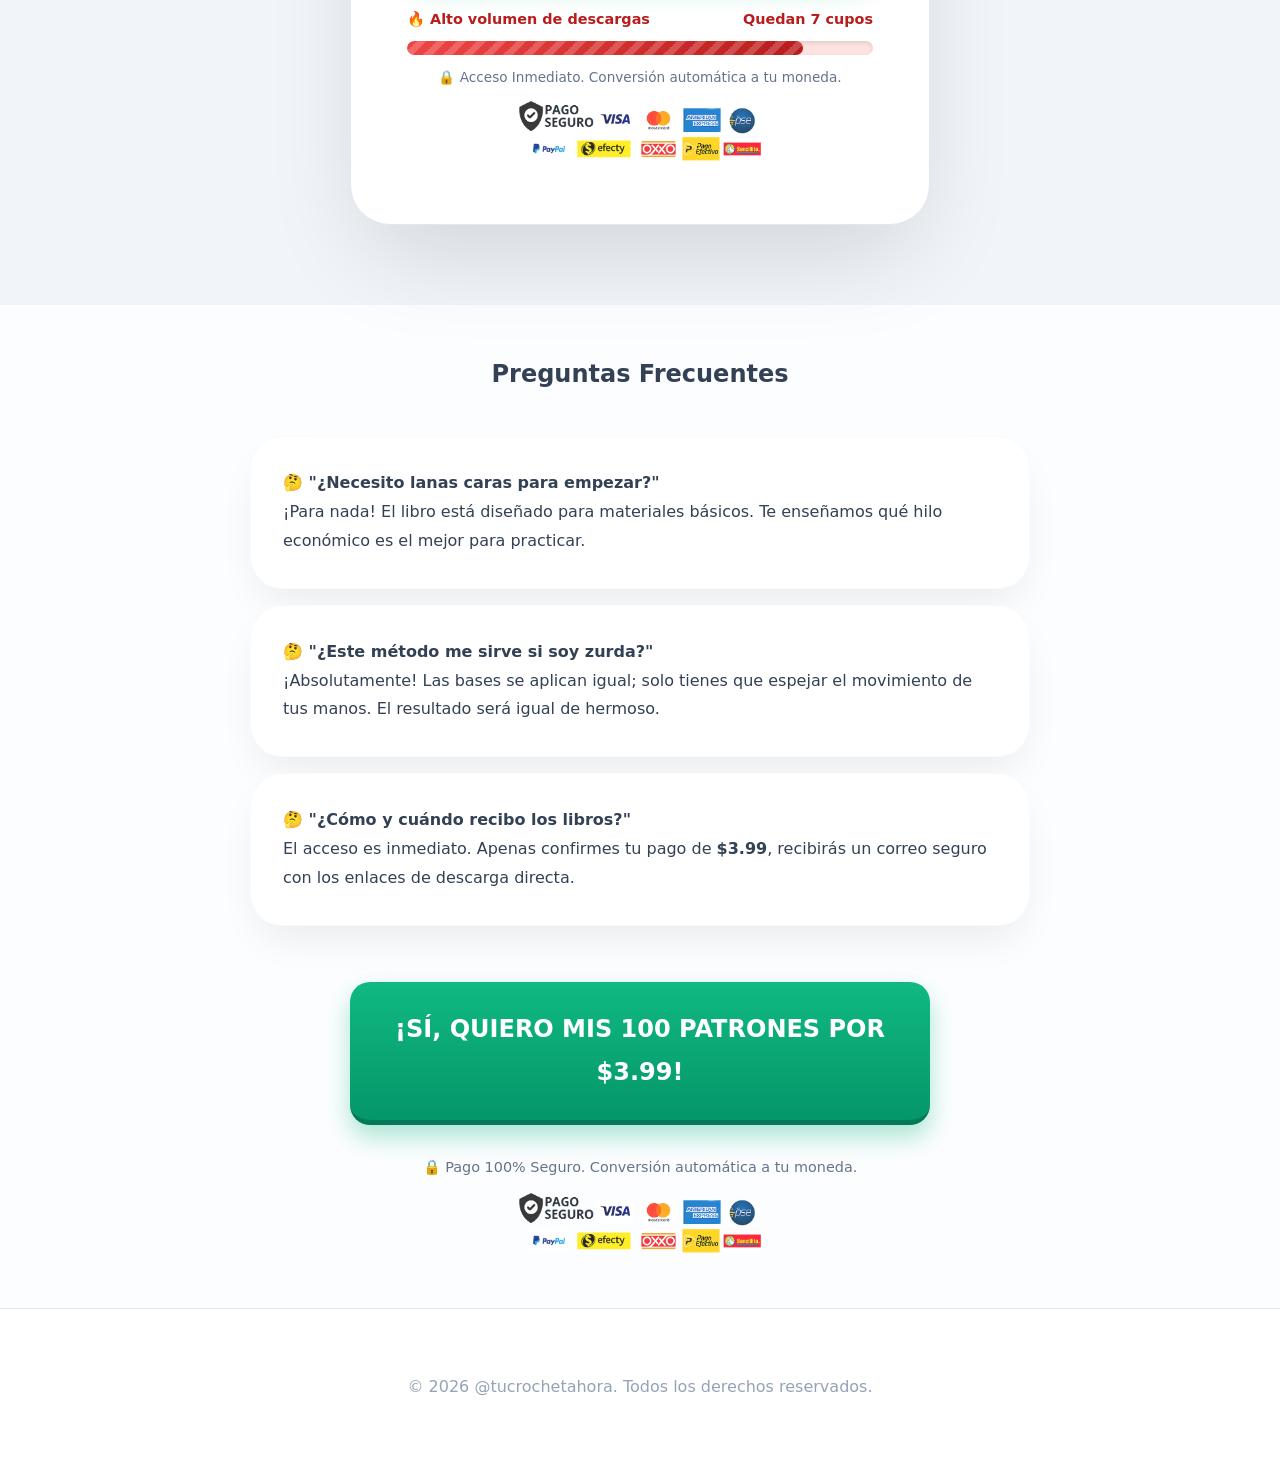
<file: 100patrones/index.html>
<!DOCTYPE html>
<html lang="es">
<head>
    <meta charset="UTF-8">
    <meta name="viewport" content="width=device-width, initial-scale=1.0">
    <title>Aprende Crochet Desde Cero | @tucrochetahora</title>
    <style>
        :root {
            --primary-bg: #FCFDFF;
            --hero-bg: linear-gradient(180deg, #E0F2FE 0%, #FCFDFF 100%);
            --text-main: #334155;
            --text-dark: #0F172A;
            --cta-color: #10B981; 
            --cta-hover: #059669;
            --headline-blue: #1E3A8A;
            --headline-green: #059669;
            --accent-gold: #F59E0B;
            --badge-orange: #FB923C;
            --discount-red: #D61C4E; /* Rojo vibrante para el descuento */
            --card-shadow: 0 20px 40px -10px rgba(0,0,0,0.08);
        }

        * { box-sizing: border-box; margin: 0; padding: 0; font-family: 'Inter', 'Segoe UI', system-ui, sans-serif; }

        body { background-color: var(--primary-bg); color: var(--text-main); line-height: 1.8; font-size: 16px; -webkit-font-smoothing: antialiased; }

        .container { width: 92%; max-width: 780px; margin: 0 auto; padding: 3rem 0; }
        .text-center { text-align: center; }

        #urgency-banner {
            background-color: #B91C1C; color: #FFFFFF; text-align: center; padding: 12px;
            font-weight: 800; font-size: 0.85rem; position: sticky; top: 0; z-index: 1000;
            text-transform: uppercase; letter-spacing: 1.5px; box-shadow: 0 4px 10px rgba(0,0,0,0.15);
        }

        .hero-section { background: var(--hero-bg); padding: 5rem 1rem 4rem; text-align: center; }

        h1 { color: var(--headline-blue); font-size: clamp(2.2rem, 6vw, 3.2rem); line-height: 1.1; margin-bottom: 1.5rem; font-weight: 900; letter-spacing: -1.5px; }
        .hero-title-green { background: linear-gradient(135deg, #059669, #10B981); -webkit-background-clip: text; -webkit-text-fill-color: transparent; }

        /* GATILLO DE DESCUENTO INICIAL */
        .price-row {
            margin: 2.5rem auto; display: flex; align-items: center; justify-content: center; gap: 15px;
            background: white; padding: 12px 28px; border-radius: 100px; width: fit-content;
            box-shadow: 0 10px 15px -3px rgba(0, 0, 0, 0.05); border: 1px solid rgba(226, 232, 240, 0.8);
        }
        .price-original { text-decoration: line-through; color: var(--discount-red); font-size: 1.4rem; font-weight: 800; }
        .price-today { color: var(--text-dark); font-size: 2rem; font-weight: 900; }
        .price-savings { background-color: #FEF3C7; color: #92400E; font-weight: 800; font-size: 0.85rem; padding: 6px 16px; border-radius: 100px; }

        .btn-cta {
            display: block; width: 100%; max-width: 580px;
            background: linear-gradient(180deg, #10B981 0%, #059669 100%);
            color: #ffffff; text-align: center; padding: 26px 35px; font-size: 1.5rem;
            font-weight: 900; text-decoration: none; border-radius: 20px; margin: 30px auto;
            box-shadow: 0 12px 24px rgba(16, 185, 129, 0.35); border: none;
            border-bottom: 5px solid #047857; cursor: pointer; transition: all 0.3s ease; text-transform: uppercase;
        }
        .btn-cta:hover { transform: translateY(-3px) scale(1.02); box-shadow: 0 18px 35px rgba(16, 185, 129, 0.45); }

        .section-box { background: #ffffff; padding: 3.5rem; border-radius: 32px; margin: 3rem 0; box-shadow: var(--card-shadow); border: 1px solid rgba(241, 245, 249, 0.5); }

        .copy-list { list-style: none; }
        .copy-list li { position: relative; padding-left: 45px; margin-bottom: 1.5rem; font-size: 1.15rem; }
        .copy-list.pain li::before { content: '✕'; position: absolute; left: 0; color: #EF4444; font-weight: 900; font-size: 1.5rem; background: #FEE2E2; width: 32px; height: 32px; display: flex; align-items: center; justify-content: center; border-radius: 50%; top: -2px;}
        .copy-list.check li::before { content: '✓'; position: absolute; left: 0; color: #10B981; font-weight: 900; font-size: 1.5rem; background: #D1FAE5; width: 32px; height: 32px; display: flex; align-items: center; justify-content: center; border-radius: 50%; top: -2px;}

        .testimonial-card { background: #F8FAFC; padding: 2.5rem; margin-bottom: 2.5rem; border-radius: 24px; border: 1px solid #E2E8F0; }
        .stars { color: var(--accent-gold); font-size: 1.3rem; margin-bottom: 12px; }

        .inside-look-box { background: #0F172A; color: white; border-radius: 32px; padding: 4rem 2rem; text-align: center; }
        .inside-look-box h2 { color: white !important; }
        .image-placeholder img { width: 100%; max-width: 620px; border-radius: 16px; margin-top: 2rem; box-shadow: 0 20px 40px rgba(0,0,0,0.4); }

        .guarantee-box { background: #FFFBEB; border: 3px dashed var(--accent-gold); text-align: center; }

        /* RESUMEN DE PEDIDO MEJORADO */
        .order-summary-section { background-color: #F1F5F9; padding: 5rem 1rem; }
        .order-summary-card { background: #ffffff; border-radius: 40px; padding: 3.5rem; max-width: 580px; margin: 0 auto; box-shadow: 0 40px 100px -20px rgba(0,0,0,0.15); border: 1px solid #E2E8F0; }
        .order-item { display: flex; justify-content: space-between; padding: 1rem 0; border-bottom: 1px dashed #CBD5E1; font-size: 1.05rem; }
        
        .final-slashed-price { text-decoration: line-through; color: var(--discount-red); font-weight: 800; font-size: 1.6rem; margin-bottom: -10px; display: block; text-align: center; }
        .big-price { display: flex; align-items: baseline; justify-content: center; margin-bottom: 1rem; }
        .big-price .amount { font-size: 7rem; font-weight: 950; color: var(--text-dark); line-height: 0.8; letter-spacing: -6px; }
        .big-price .dollar-sign { font-size: 2.5rem; font-weight: 900; }
        .big-price .cents-currency { font-size: 1.8rem; font-weight: 800; }

        @media (max-width: 600px) {
            .section-box { padding: 2rem 1.5rem; }
            .order-summary-card { padding: 2.5rem 1.5rem; }
            .big-price .amount { font-size: 5.5rem; }
            h1 { font-size: 2.2rem; }
        }
    </style>

    <style>
        .scarcity-container {
            width: 100%;
            max-width: 580px;
            margin: 15px auto 5px;
            text-align: left;
        }
        .scarcity-text {
            display: flex;
            justify-content: space-between;
            font-size: 0.9rem;
            font-weight: 800;
            color: #B91C1C;
            margin-bottom: 8px;
        }
        .scarcity-text span.pulse-text {
            animation: pulse-opacity 1.5s infinite;
        }
        .scarcity-bar-bg {
            width: 100%;
            height: 14px;
            background-color: #FEE2E2;
            border-radius: 10px;
            overflow: hidden;
            position: relative;
            box-shadow: inset 0 2px 4px rgba(0,0,0,0.1);
        }
        .scarcity-bar-fill {
            width: 85%;
            height: 100%;
            background: linear-gradient(90deg, #EF4444 0%, #B91C1C 100%);
            border-radius: 10px;
            position: relative;
        }
        .scarcity-bar-fill::after {
            content: "";
            position: absolute;
            top: 0; left: 0; bottom: 0; right: 0;
            background-image: linear-gradient(
                -45deg,
                rgba(255,255,255,0.2) 25%,
                transparent 25%,
                transparent 50%,
                rgba(255,255,255,0.2) 50%,
                rgba(255,255,255,0.2) 75%,
                transparent 75%,
                transparent
            );
            background-size: 20px 20px;
            animation: move-stripes 1s linear infinite;
            border-radius: 10px;
        }
        @keyframes move-stripes {
            0% { background-position: 0 0; }
            100% { background-position: 20px 0; }
        }
        @keyframes pulse-opacity {
            0%, 100% { opacity: 1; }
            50% { opacity: 0.6; }
        }
    </style>
</head>
<body>

    <div id="urgency-banner">
        ⚠️ Oferta de lanzamiento y Bonos expiran en: <span id="timer">14:23</span>
    </div>

    <div class="hero-section">
        <div class="hero-container">
            <h1>&#191;Frustrada Porque Tus Tejidos Nunca Quedan Como En La Foto y <br><span class="hero-title-green">No Entiendes Los Patrones?</span></h1>
            <p style="font-size: 1.25rem; color: #64748B; margin-bottom: 2rem;">Domina los puntos b&#225;sicos del crochet y ten 100 proyectos listos para tejer, 100% en espa&#241;ol, incluso si empiezas desde cero.</p>
            
            <img src="mockup.png" style="width: 100%; max-width: 580px; display: block; margin: 0 auto; filter: drop-shadow(0 30px 40px rgba(0,0,0,0.18));">
            
            <div class="price-row">
                <span class="price-original">$49.97</span> <span class="price-today">$3.99 USD</span>
                <span class="price-savings">78% OFF</span>
            </div>
            
            <a href="https://hotm.io/descuentopatro" class="btn-cta">&#161;S&#205;, QUIERO MIS 100 PATRONES POR $3.99!</a>
            
            <div class="scarcity-container">
                <div class="scarcity-text">
                    <span class="pulse-text">🔥 Alto volumen de descargas</span>
                    <span>Quedan 7 cupos</span>
                </div>
                <div class="scarcity-bar-bg">
                    <div class="scarcity-bar-fill"></div>
                </div>
            </div>

            <p style="font-size: 0.9rem; color: #64748B; margin-bottom: 5px;">🔒 Pago 100% Seguro. Hotmart hará la conversión a tu moneda local.</p>
            <img src="bd.png" alt="Métodos de pago seguros" style="width: 100%; max-width: 250px; display: block; margin: 0 auto; opacity: 0.85;">
        </div>
    </div>

    <div class="container">
        <section class="section-box">
            <h2 style="margin-bottom: 2rem; text-align: center;">&#191;Te resulta familiar esto?</h2>
            <ul class="copy-list pain">
                <li>Horas perdidas buscando patrones en <strong>ingl&#233;s o ruso</strong> que no entiendes.</li>
                <li><strong>Tejer y destejer</strong> hasta que te duelen las manos y da&#241;as el hilo.</li>
                <li>Ese amigurumi que se ve&#237;a perfecto te queda <strong>deforme o con huecos</strong> horribles.</li>
                <li>Sentir que <em>"soy demasiado torpe para esto"</em> por culpa de malas explicaciones.</li>
            </ul>

            <h3 style="color: var(--headline-blue); margin: 3rem 0 1.5rem; text-align: center;">La cruda realidad:</h3>
            <ul class="copy-list check">
                <li><strong>El problema NUNCA fuiste t&#250;.</strong></li>
                <li>Los tutoriales de YouTube se saltan pasos clave para que el video sea corto.</li>
                <li>Los patrones tradicionales están escritos para expertos, no para personas reales.</li>
            </ul>
        </section>

        <section class="text-center">
            <h2 style="font-size: 2.5rem;">&#161;Hola! Somos @tucrochetahora 👋</h2>
            <p style="font-size: 1.3rem; color: #475569; margin-top: 1.5rem;">Creamos un m&#233;todo para que leer cualquier patr&#243;n sea tan f&#225;cil como leer este texto. Sin estr&#233;s, solo relajaci&#243;n.</p>
        </section>

        <section style="margin: 4rem 0;">
            <h2 class="text-center" style="margin-bottom: 2.5rem;">Ellas ya pasaron por donde t&#250; est&#225;s:</h2>
            
            <div class="testimonial-card">
                <div class="stars">★★★★★</div>
                <p class="testimonial-text">
                    "Me sent&#237;a s&#250;per frustrada. Pasaba horas viendo videos para hacer un simple mu&#241;eco y <strong>siempre me quedaba con huecos horribles</strong> por donde se sal&#237;a el relleno. Pens&#233; que mis manos no serv&#237;an para esto. 
                    <br><br>
                    Cuando le&#237; sobre la <em>'Regla de Oro de la Tensi&#243;n'</em>, algo hizo clic. Ayer termin&#233; mi primer proyecto perfecto, con puntos cerraditos y parejos. <strong>Casi lloro de la emoci&#243;n</strong> al ver que por fin lo logr&#233;."
                </p>
                <p class="testimonial-author">— Marta G., 34 a&#241;os. (Empez&#243; desde cero)</p>
            </div>

            <div class="testimonial-card">
                <div class="stars">★★★★★</div>
                <p class="testimonial-text">
                    "Mi gran problema eran los patrones en ingl&#233;s. Gastaba dinero en dise&#241;os que dejaba a la mitad porque <strong>no entend&#237;a las abreviaturas</strong>. 
                    <br><br>
                    Gracias a la B&#243;veda de 100 patrones, el crochet volvi&#243; a ser mi terapia. Ahora puedo <strong>tejer relajada viendo Netflix</strong> sin tener que estar pausando videos cada 5 segundos para adivinar qu&#233; sigue. Es la mejor inversi&#243;n que he hecho."
                </p>
                <p class="testimonial-author">— Silvia R., 42 a&#241;os.</p>
            </div>
        </section>

        <section class="section-box" style="background: var(--headline-blue); color: white;">
            <h2 style="color: white; text-align: center; margin-bottom: 2rem;">Lo que descubrir&#225;s hoy:</h2>
            <ul class="copy-list check" style="margin-top: 2rem;">
                <li style="color: white; background: none;"><strong>El "Truco del Traductor":</strong> Lee cualquier gr&#225;fico de un vistazo.</li>
                <li style="color: white; background: none;"><strong>La "Regla de Oro":</strong> Olv&#237;date de los bordes irregulares para siempre.</li>
                <li style="color: white; background: none;"><strong>El Movimiento Invisible:</strong> Acabados premium con lanas baratas.</li>
            </ul>
        </section>

        <section class="inside-look-box">
            <h2>🎁 B&#211;VEDA SECRETA: 100 Patrones</h2>
            <p>Tu biblioteca privada moderna y 100% en espa&#241;ol.</p>
            <div class="image-placeholder">
                <img src="as.png" alt="Acceso al interior de los patrones">
            </div>
        </section>

        <section class="section-box guarantee-box">
            <h2 style="color: #92400E;">🛡️ Garant&#237;a Blindada de 7 D&#237;as</h2>
            <p style="font-size: 1.1rem; margin-bottom: 1rem;"><strong>"Tejes o te devolvemos tu dinero"</strong></p>
            <p>Descarga el material ahora. Si no aprendes lo que prometemos, env&#237;anos un correo. Te devolvemos tus <strong>$3.99</strong> íntegros y te quedas con los libros. Riesgo Cero.</p>
        </section>

        <section style="margin: 4rem 0;">
            <h2 style="margin-bottom: 2rem;">Tienes 3 opciones hoy:</h2>
            <ul class="copy-list">
                <li><span style="position: absolute; left: 0;">🔴</span> <strong>Opci&#243;n 1:</strong> Seguir guardando lanas en el caj&#243;n y sintiendo que el crochet "no se te da".</li>
                <li><span style="position: absolute; left: 0;">🟡</span> <strong>Opci&#243;n 2:</strong> Perder horas en videos r&#225;pidos, frustr&#225;ndote y desperdiciando material caro.</li>
                <li><span style="position: absolute; left: 0;">🟢</span> <strong>Opci&#243;n 3: Invertir solo $3.99 hoy.</strong> Empezar a tejer proyectos impecables esta misma noche.</li>
            </ul>
        </section>
    </div>

    <div class="order-summary-section">
        <div class="order-summary-card">
            <h2 class="text-center" style="margin-bottom: 1.5rem; color: var(--headline-blue);">Resumen de tu Pedido</h2>
            <img src="mockup.png" style="width: 80%; display: block; margin: 0 auto 2rem; filter: drop-shadow(0 15px 25px rgba(0,0,0,0.1));">
            
            <div class="order-item">
                <span>📚 2 Libros Digitales de Crochet</span>
                <span style="color: #94A3B8;">(Valorado en $21.25)</span>
            </div>
            <div class="order-item">
                <span>🎁 Bono: B&#243;veda de 100 Patrones</span>
                <span style="color: var(--cta-color); font-weight: 700;">($28.72)</span>
            </div>

            <div style="margin-top: 2rem; text-align: center;">
                <span class="final-slashed-price">$49.97 USD</span> <div class="big-price">
                    <span class="dollar-sign">$</span><span class="amount">3</span><span class="cents-currency">.99 USD</span>
                </div>
                
                <a href="https://hotm.io/descuentopatro" class="btn-cta">&#161;S&#205;, QUIERO MIS 100 PATRONES POR $3.99!</a>
                
                <div class="scarcity-container">
                    <div class="scarcity-text">
                        <span class="pulse-text">🔥 Alto volumen de descargas</span>
                        <span>Quedan 7 cupos</span>
                    </div>
                    <div class="scarcity-bar-bg">
                        <div class="scarcity-bar-fill"></div>
                    </div>
                </div>

                <p style="font-size: 0.85rem; color: #64748B; margin-top: 10px; margin-bottom: 5px;">🔒 Acceso Inmediato. Conversión automática a tu moneda.</p>
                <img src="bd.png" alt="Métodos de pago seguros" style="width: 100%; max-width: 250px; display: block; margin: 0 auto; opacity: 0.85;">
            </div>
        </div>
    </div>

    <div class="container">
        <section>
            <h2 class="text-center" style="margin-bottom: 2.5rem;">Preguntas Frecuentes</h2>
            
            <div class="section-box" style="margin: 1rem 0; padding: 2rem;">
                <h4><span>🤔</span> "¿Necesito lanas caras para empezar?"</h4>
                <p>¡Para nada! El libro está diseñado para materiales básicos. Te enseñamos qué hilo económico es el mejor para practicar.</p>
            </div>

            <div class="section-box" style="margin: 1rem 0; padding: 2rem;">
                <h4><span>🤔</span> "¿Este método me sirve si soy zurda?"</h4>
                <p>¡Absolutamente! Las bases se aplican igual; solo tienes que espejar el movimiento de tus manos. El resultado será igual de hermoso.</p>
            </div>

            <div class="section-box" style="margin: 1rem 0; padding: 2rem;">
                <h4><span>🤔</span> "¿Cómo y cuándo recibo los libros?"</h4>
                <p>El acceso es inmediato. Apenas confirmes tu pago de <strong>$3.99</strong>, recibirás un correo seguro con los enlaces de descarga directa.</p>
            </div>

            <div style="text-align: center; margin-top: 3.5rem;">
                <a href="https://hotm.io/descuentopatro" class="btn-cta">&#161;S&#205;, QUIERO MIS 100 PATRONES POR $3.99!</a>
                <p style="font-size: 0.9rem; color: #64748B; margin-top: 10px; margin-bottom: 5px;">🔒 Pago 100% Seguro. Conversión automática a tu moneda.</p>
                <img src="bd.png" alt="Métodos de pago seguros" style="width: 100%; max-width: 250px; display: block; margin: 0 auto; opacity: 0.85;">
            </div>
            
        </section>
    </div>

    <footer class="text-center" style="padding: 4rem 0; color: #94A3B8; border-top: 1px solid #E2E8F0; background: white;">
        <p>© 2026 @tucrochetahora. Todos los derechos reservados.</p>
    </footer>

    <script>
        function startTimer(duration, display) {
            var timer = duration, minutes, seconds;
            setInterval(function () {
                minutes = parseInt(timer / 60, 10); seconds = parseInt(timer % 60, 10);
                minutes = minutes < 10 ? "0" + minutes : minutes; seconds = seconds < 10 ? "0" + seconds : seconds;
                display.textContent = minutes + ":" + seconds;
                if (--timer < 0) { timer = 0; }
            }, 1000);
        }
        window.onload = function () { var time = 863, display = document.querySelector('#timer'); startTimer(time, display); };
    </script>
    <style>
    /* Estilos del Pop-up */
    .fomo-notification {
        position: fixed;
        bottom: 30px;
        left: 20px;
        background: #ffffff;
        border-radius: 12px;
        padding: 12px 18px;
        box-shadow: 0 10px 30px rgba(0,0,0,0.15);
        display: flex;
        align-items: center;
        gap: 15px;
        z-index: 9998;
        transform: translateX(-150%);
        transition: transform 0.6s cubic-bezier(0.68, -0.55, 0.27, 1.55);
        max-width: 320px;
        border: 1px solid #f1f5f9;
        pointer-events: none; /* No estorba clics */
    }
    .fomo-notification.active { transform: translateX(0); }
    .fomo-img {
        width: 45px;
        height: 45px;
        background: #d1fae5;
        color: #10b981;
        border-radius: 50%;
        display: flex;
        align-items: center;
        justify-content: center;
        font-size: 20px;
        flex-shrink: 0;
    }
    .fomo-text { font-family: 'Inter', sans-serif; font-size: 0.85rem; color: #334155; line-height: 1.4; }
    .fomo-text strong { color: #0f172a; display: block; font-weight: 700; }
    .fomo-time { font-size: 0.75rem; color: #94a3b8; display: block; margin-top: 2px; }

    @media (max-width: 600px) {
        .fomo-notification { bottom: 20px; left: 10px; right: 10px; max-width: none; }
    }
</style>

<div id="fomo-popup" class="fomo-notification">
    <div class="fomo-img">✓</div>
    <div class="fomo-text">
        <strong id="fomo-name">Cargando...</strong>
        acaba de descargar sus 100 patrones.
        <span id="fomo-time" class="fomo-time">hace poco</span>
    </div>
</div>

<script>
    const fomoData = [
        {n: "Maria", c: "Bogot&#225;, CO", t: "hace 2 min"},
        {n: "Juan", c: "Medell&#237;n, CO", t: "hace 5 min"},
        {n: "Elena", c: "Madrid, ES", t: "hace 3 min"},
        {n: "Carlos", c: "CDMX, MX", t: "hace 8 min"},
        {n: "Sofia", c: "Lima, PE", t: "hace 1 min"},
        {n: "Diego", c: "Santiago, CL", t: "hace 12 min"},
        {n: "Luc&#237;a", c: "Barcelona, ES", t: "hace 4 min"},
        {n: "Javier", c: "Guadalajara, MX", t: "hace 6 min"},
        {n: "Mariana", c: "Cali, CO", t: "hace 10 min"},
        {n: "Ricardo", c: "Buenos Aires, AR", t: "hace 2 min"},
        {n: "Valentina", c: "Valencia, ES", t: "hace 7 min"},
        {n: "Alejandro", c: "Monterrey, MX", t: "hace 15 min"},
        {n: "Gabriela", c: "Quito, EC", t: "hace 4 min"},
        {n: "Luis", c: "Panam&#225;, PA", t: "hace 9 min"},
        {n: "Camila", c: "San Jos&#233;, CR", t: "hace 11 min"},
        {n: "Mateo", c: "Sevilla, ES", t: "hace 3 min"},
        {n: "Isabella", c: "Montevideo, UY", t: "hace 14 min"},
        {n: "Nicol&#225;s", c: "Asunci&#243;n, PY", t: "hace 6 min"},
        {n: "Paola", c: "Antigua, GT", t: "hace 8 min"},
        {n: "Andr&#233;s", c: "Santo Domingo, DO", t: "hace 5 min"}
    ];

    function showFomo() {
        const popup = document.getElementById('fomo-popup');
        const nameEl = document.getElementById('fomo-name');
        const timeEl = document.getElementById('fomo-time');
        const entry = fomoData[Math.floor(Math.random() * fomoData.length)];
        
        nameEl.innerHTML = entry.n + " de " + entry.c;
        timeEl.innerHTML = entry.t;
        
        popup.classList.add('active');
        
        setTimeout(() => {
            popup.classList.remove('active');
            const nextTime = Math.floor(Math.random() * (30000 - 15000 + 1)) + 15000;
            setTimeout(showFomo, nextTime);
        }, 6000); 
    }

    window.addEventListener('load', () => {
        setTimeout(showFomo, 6000);
    });
</script>

<style>
    .fomo-pill-sales {
        position: fixed;
        bottom: 110px; 
        left: 20px;
        background: #ffffff;
        border: 2.5px solid #F97316; 
        border-radius: 50px; 
        padding: 12px 28px;
        box-shadow: 0 12px 30px rgba(0,0,0,0.12);
        z-index: 9997;
        transform: translateX(-160%); 
        transition: transform 0.6s cubic-bezier(0.34, 1.56, 0.64, 1);
        pointer-events: none;
        display: flex;
        flex-direction: column;
        justify-content: center;
    }

    .fomo-pill-sales.visible {
        transform: translateX(0);
    }

    .fomo-pill-main-text {
        font-family: 'Inter', sans-serif;
        color: #4F46E5; 
        font-size: 0.95rem;
        line-height: 1.2;
        font-weight: 600;
    }

    .fomo-pill-main-text strong {
        font-weight: 900;
        font-size: 1.1rem;
        letter-spacing: -0.5px;
    }

    .fomo-pill-sub-text {
        font-family: 'Inter', sans-serif;
        color: #4F46E5;
        font-size: 0.75rem;
        margin-top: 2px;
        opacity: 0.8;
        font-weight: 400;
    }

    @media (max-width: 600px) {
        .fomo-pill-sales {
            bottom: 110px; /* Sin WhatsApp, lo bajamos un poco para que no quede volando */
            left: 10px;
            padding: 10px 22px;
        }
        .fomo-pill-main-text { font-size: 0.85rem; }
    }
</style>

<div id="smart-fomo-pill" class="fomo-pill-sales">
    <div class="fomo-pill-main-text">
        <span id="sales-count-number" style="font-weight: 900; font-size: 1.1rem; letter-spacing: -0.5px;">54</span> personas ya descargaron los 100 patrones
    </div>
    <div class="fomo-pill-sub-text">
        en las últimas 24 horas
    </div>
</div>

<script>
    let totalSales = 54; 

    function manageSmartFomo() {
        const pill = document.getElementById('smart-fomo-pill');
        const countDisplay = document.getElementById('sales-count-number');

        const shouldIncrease = Math.random() > 0.4; 
        if (shouldIncrease) {
            totalSales += Math.floor(Math.random() * 2) + 1; 
        }
        
        countDisplay.innerText = totalSales;

        setTimeout(() => {
            pill.classList.add('visible');
        }, 500);

        setTimeout(() => {
            pill.classList.remove('visible');
            const nextAppearance = Math.floor(Math.random() * (35000 - 18000 + 1)) + 18000;
            setTimeout(manageSmartFomo, nextAppearance);
        }, 4500); 
    }

    window.addEventListener('load', () => {
        setTimeout(manageSmartFomo, 4000);
    });
</script>
</body>
</html>
</file>
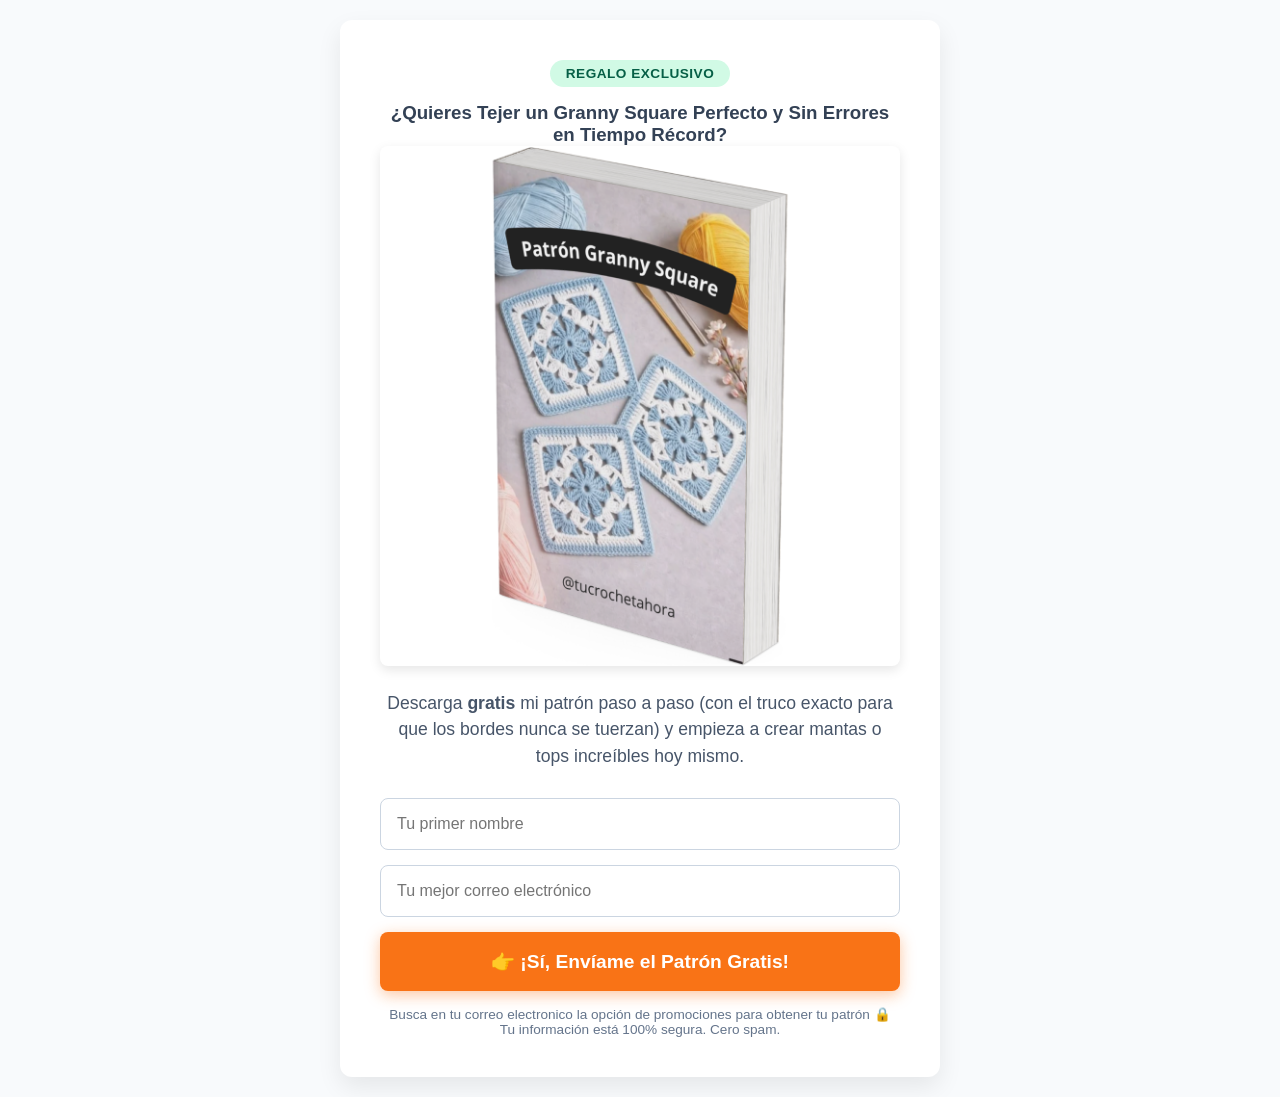
<file: captura.html>
<!DOCTYPE html>
<html lang="es">
<head>
    <!-- Google Tag Manager -->
<script>(function(w,d,s,l,i){w[l]=w[l]||[];w[l].push({'gtm.start':
new Date().getTime(),event:'gtm.js'});var f=d.getElementsByTagName(s)[0],
j=d.createElement(s),dl=l!='dataLayer'?'&l='+l:'';j.async=true;j.src=
'https://www.googletagmanager.com/gtm.js?id='+i+dl;f.parentNode.insertBefore(j,f);
})(window,document,'script','dataLayer','GTM-KGTBCBRV');</script>
<!-- End Google Tag Manager -->
    <meta charset="UTF-8">
    <meta name="viewport" content="width=device-width, initial-scale=1.0">
    <title>Patrón Gratis: Granny Square Perfecto | @tucrochetahora</title>
    <style>
        :root { --primary-bg: #F8FAFC; --text-main: #334155; --text-dark: #0F172A; --cta-color: #F97316; --trust-blue: #1E3A8A; }
        * { box-sizing: border-box; margin: 0; padding: 0; font-family: 'Segoe UI', Roboto, Helvetica, Arial, sans-serif; }
        body { background-color: var(--primary-bg); color: var(--text-main); display: flex; align-items: center; justify-content: center; min-height: 100vh; padding: 20px; }
        .squeeze-container { background: white; padding: 2.5rem; border-radius: 12px; box-shadow: 0 10px 25px rgba(0,0,0,0.08); max-width: 600px; text-align: center; }
        h1 { color: var(--trust-blue); font-size: 2.2rem; margin-bottom: 1.5rem; line-height: 1.2; font-weight: 800; }
        
        /* ESTILO NUEVO PARA LA IMAGEN */
        .hero-image {
            max-width: 100%;
            height: auto;
            border-radius: 8px;
            margin-bottom: 1.5rem;
            display: block;
            margin-left: auto;
            margin-right: auto;
            box-shadow: 0 4px 12px rgba(0,0,0,0.1);
        }

        p { margin-bottom: 1.8rem; font-size: 1.1rem; line-height: 1.5; color: #475569; }
        input { width: 100%; padding: 16px; margin-bottom: 15px; border: 1px solid #CBD5E1; border-radius: 8px; font-size: 1rem; outline: none; }
        input:focus { border-color: var(--trust-blue); }
        .btn-cta { width: 100%; background: var(--cta-color); color: white; border: none; padding: 18px; font-size: 1.2rem; font-weight: bold; border-radius: 8px; cursor: pointer; transition: transform 0.2s, background 0.3s; box-shadow: 0 4px 15px rgba(249, 115, 22, 0.4); }
        .btn-cta:hover { transform: scale(1.02); background: #EA580C; }
        .secure { font-size: 0.85rem; color: #64748B; margin-top: 15px; display: flex; align-items: center; justify-content: center; gap: 5px; }
        .badge { background: #D1FAE5; color: #065F46; padding: 6px 16px; border-radius: 20px; font-size: 0.85rem; font-weight: bold; display: inline-block; margin-bottom: 15px; letter-spacing: 0.5px; }
    </style>
</head>
<body>
    <!-- Google Tag Manager (noscript) -->
<noscript><iframe src="https://www.googletagmanager.com/ns.html?id=GTM-KGTBCBRV"
height="0" width="0" style="display:none;visibility:hidden"></iframe></noscript>
<!-- End Google Tag Manager (noscript) -->
    <div class="squeeze-container">
        <div class="badge">REGALO EXCLUSIVO</div>
        
        <h3>¿Quieres Tejer un Granny Square Perfecto y Sin Errores en Tiempo Récord?</h3>
        
        <img src="granny.png" alt="Granny Square Perfecto" class="hero-image">
        
        <p>Descarga <strong>gratis</strong> mi patrón paso a paso (con el truco exacto para que los bordes nunca se tuerzan) y empieza a crear mantas o tops increíbles hoy mismo.</p>
        
        <form id="sib-form" method="POST" action="https://c3ce3d7e.sibforms.com/serve/[base64]">
            
            <input type="text" id="NOMBRE" name="NOMBRE" placeholder="Tu primer nombre" required>
            
            <input type="email" id="EMAIL" name="EMAIL" placeholder="Tu mejor correo electrónico" required>
            
            <button type="submit" class="btn-cta">👉 ¡Sí, Envíame el Patrón Gratis!</button>

            <input type="text" name="email_address_check" value="" style="display:none;">
            <input type="hidden" name="locale" value="es">
        </form>
        
        <div class="secure"> Busca en tu correo electronico la opción de promociones para obtener tu patrón 🔒 Tu información está 100% segura. Cero spam.</div>
    </div>
</body>
</html>
</file>
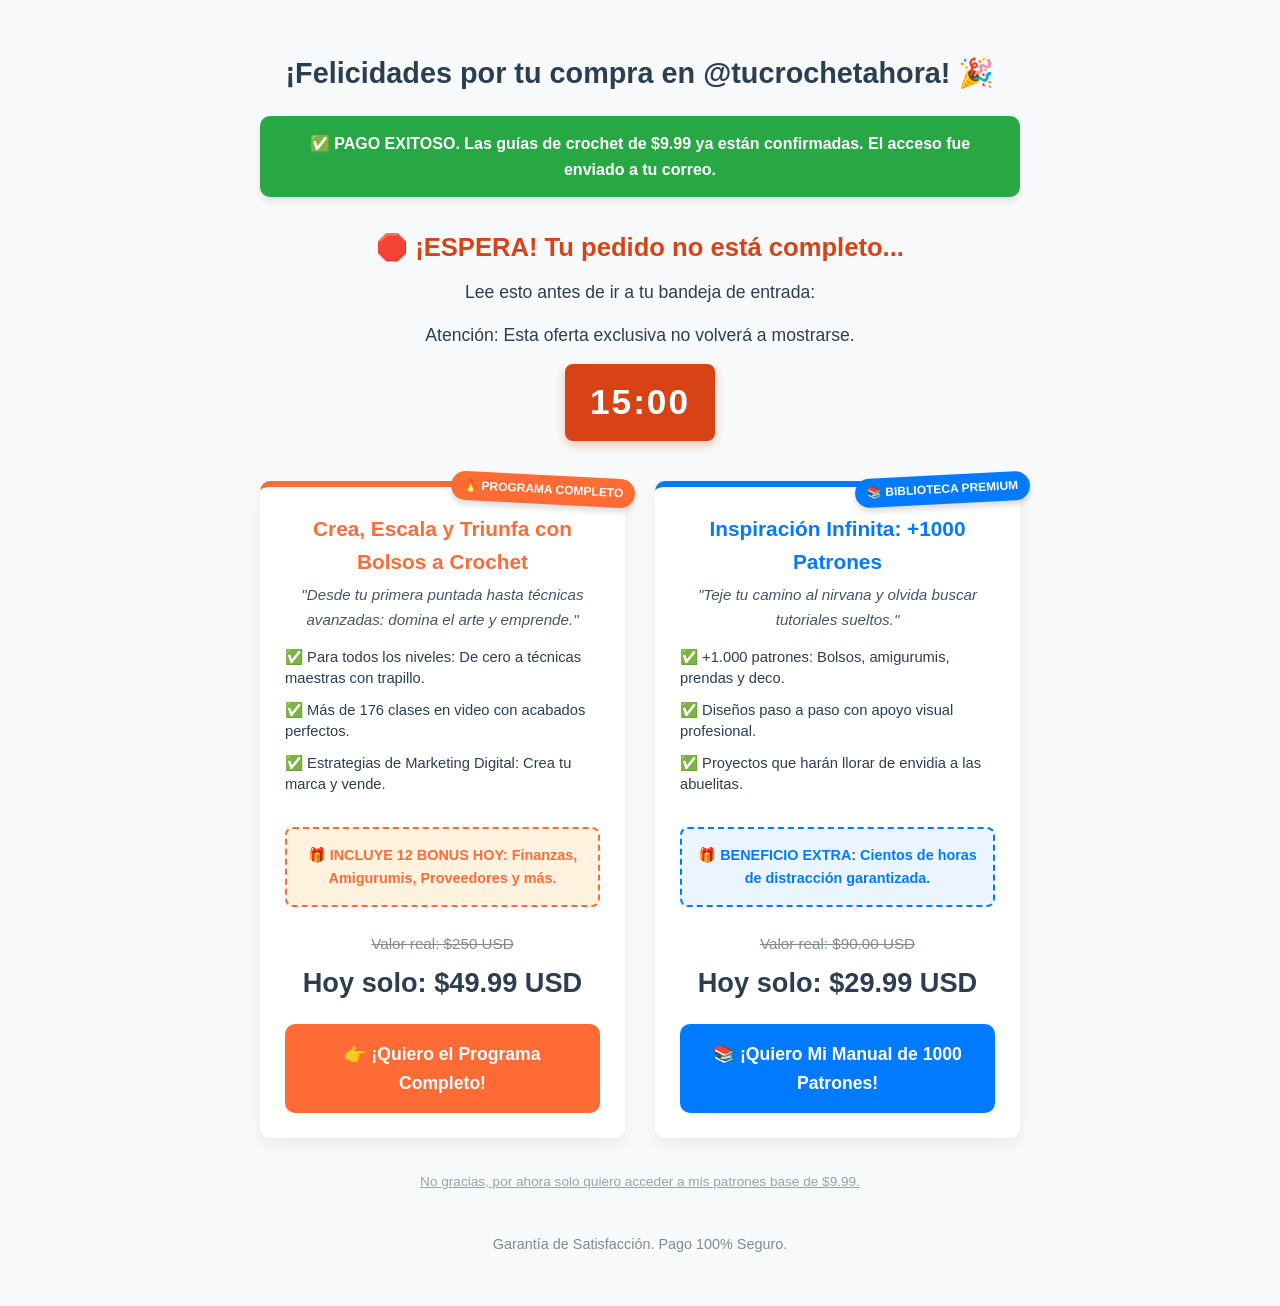
<file: upsell.html>
<!DOCTYPE html>
<html lang="es">
<head>
    <meta charset="UTF-8">
    <meta name="viewport" content="width=device-width, initial-scale=1.0">
    <title>¡Felicidades por tu compra! - Oferta Exclusiva</title>
    <style>
        :root {
            --naranja-creatividad: #FF6B35;
            --verde-exito: #28A745;
            --azul-confianza: #007BFF;
            --rojo-alerta: #D84315;
            --fondo-claro: #F8F9FA;
            --texto-oscuro: #2C3E50;
        }

        * {
            box-sizing: border-box;
            margin: 0;
            padding: 0;
            font-family: 'Segoe UI', Roboto, Helvetica, Arial, sans-serif;
        }

        body {
            background-color: var(--fondo-claro);
            color: var(--texto-oscuro);
            line-height: 1.6;
        }

        .container {
            width: 100%;
            max-width: 800px;
            margin: 0 auto;
            padding: 20px;
        }

        header {
            text-align: center;
            margin: 30px 0 20px;
        }

        header h1 {
            font-size: 1.8rem;
            color: var(--texto-oscuro);
        }

        .success-bar {
            background-color: var(--verde-exito);
            color: white;
            text-align: center;
            padding: 15px 20px;
            border-radius: 10px;
            font-weight: bold;
            box-shadow: 0 4px 6px rgba(0,0,0,0.1);
            margin-bottom: 30px;
        }

        .gancho-section {
            text-align: center;
            margin-bottom: 40px;
        }

        .gancho-section h2 {
            color: var(--rojo-alerta);
            font-size: 1.6rem;
            margin-bottom: 10px;
        }

        .gancho-section p {
            font-size: 1.1rem;
            font-weight: 500;
            margin-bottom: 15px;
        }

        .urgency-text {
            color: var(--texto-oscuro);
            font-weight: bold;
            font-size: 1rem;
            margin-bottom: 10px;
        }

        .countdown-container {
            display: flex;
            justify-content: center;
            align-items: center;
            margin-top: 15px;
        }

        .countdown-timer {
            background-color: var(--rojo-alerta);
            color: white;
            font-size: 2.2rem;
            font-weight: 900;
            padding: 10px 25px;
            border-radius: 8px;
            letter-spacing: 2px;
            box-shadow: 0 4px 10px rgba(216, 67, 21, 0.3);
            animation: pulse 1.5s infinite;
        }

        @keyframes pulse {
            0% { transform: scale(1); }
            50% { transform: scale(1.05); }
            100% { transform: scale(1); }
        }

        .upsell-grid {
            display: grid;
            grid-template-columns: 1fr;
            gap: 30px;
            margin-bottom: 30px;
        }

        @media (min-width: 600px) {
            .upsell-grid {
                grid-template-columns: 1fr 1fr;
            }
        }

        .card {
            background: white;
            border-radius: 10px;
            box-shadow: 0 8px 15px rgba(0,0,0,0.05);
            padding: 25px;
            display: flex;
            flex-direction: column;
            text-align: center;
            transition: transform 0.3s ease, box-shadow 0.3s ease;
            position: relative;
        }

        .card:hover {
            transform: translateY(-5px);
            box-shadow: 0 12px 20px rgba(0,0,0,0.1);
        }

        .card.vip {
            border-top: 6px solid var(--naranja-creatividad);
        }

        .card.alternativa {
            border-top: 6px solid var(--azul-confianza);
        }

        .card h3 {
            font-size: 1.3rem;
            margin-bottom: 5px;
        }
        
        .card .subtitle {
            font-style: italic;
            color: #475569;
            font-size: 0.95rem;
            margin-bottom: 15px;
        }

        .badge {
            position: absolute;
            top: -12px;
            right: -10px;
            color: white;
            font-size: 0.75rem;
            font-weight: bold;
            padding: 5px 12px;
            border-radius: 20px;
            box-shadow: 0 4px 6px rgba(0,0,0,0.15);
            z-index: 2;
        }

        .badge-vip { background-color: var(--naranja-creatividad); transform: rotate(3deg); }
        .badge-alt { background-color: var(--azul-confianza); transform: rotate(-3deg); }

        .benefits-list {
            list-style: none;
            text-align: left;
            margin-bottom: 20px;
            font-size: 0.92rem;
            color: var(--texto-oscuro);
            line-height: 1.4;
            flex-grow: 1;
        }

        .benefits-list li {
            margin-bottom: 12px;
            display: flex;
            align-items: flex-start;
            gap: 8px;
        }

        .value-stack {
            padding: 15px;
            border-radius: 8px;
            font-size: 0.9rem;
            font-weight: bold;
            margin-bottom: 25px;
            text-align: center;
        }

        .value-stack-vip {
            background-color: #FFF3E0;
            border: 2px dashed var(--naranja-creatividad);
            color: var(--naranja-creatividad);
        }

        .value-stack-alt {
            background-color: #EBF5FF;
            border: 2px dashed var(--azul-confianza);
            color: var(--azul-confianza);
        }

        .price-block {
            margin-bottom: 20px;
            display: flex;
            flex-direction: column;
            align-items: center;
        }

        .price-regular {
            text-decoration: line-through;
            color: #7F8C8D;
            font-size: 0.95rem;
            margin-bottom: 5px;
        }

        .price-today {
            font-size: 1.7rem;
            font-weight: 900;
            color: var(--texto-oscuro);
        }

        .btn {
            display: block;
            width: 100%;
            padding: 16px;
            border-radius: 10px;
            text-decoration: none;
            color: white;
            font-weight: bold;
            font-size: 1.1rem;
            transition: transform 0.2s, box-shadow 0.2s, filter 0.2s;
        }
        
        .btn:hover {
            transform: translateY(-2px);
            box-shadow: 0 4px 10px rgba(0,0,0,0.15);
            filter: brightness(1.1);
        }

        .btn-vip { background-color: var(--naranja-creatividad); }
        .btn-alt { background-color: var(--azul-confianza); }

        .escape-link-container { text-align: center; margin-bottom: 40px; }
        .escape-link { color: #95A5A6; font-size: 0.85rem; text-decoration: underline; }

        footer {
            text-align: center;
            color: #7F8C8D;
            font-size: 0.9rem;
            margin-top: 10px;
            padding-bottom: 30px;
        }
    </style>
</head>
<body>
    <div class="container">
        <header>
            <h1>¡Felicidades por tu compra en @tucrochetahora! 🎉</h1>
        </header>

        <div class="success-bar">
            ✅ PAGO EXITOSO. Las guías de crochet de $9.99 ya están confirmadas. El acceso fue enviado a tu correo.
        </div>

        <div class="gancho-section">
            <h2>🛑 ¡ESPERA! Tu pedido no está completo...</h2>
            <p>Lee esto antes de ir a tu bandeja de entrada:</p>
            <p class="urgency-text">Atención: Esta oferta exclusiva no volverá a mostrarse.</p>
            <div class="countdown-container">
                <div class="countdown-timer" id="timer">15:00</div>
            </div>
        </div>

        <div class="upsell-grid">
            
            <div class="card vip">
                <div class="badge badge-vip">🔥 PROGRAMA COMPLETO</div>
                <h3 style="color: var(--naranja-creatividad);">Crea, Escala y Triunfa con Bolsos a Crochet</h3>
                <p class="subtitle">"Desde tu primera puntada hasta técnicas avanzadas: domina el arte y emprende."</p>
                
                <ul class="benefits-list">
                    <li>✅ Para todos los niveles: De cero a técnicas maestras con trapillo.</li>
                    <li>✅ Más de 176 clases en video con acabados perfectos.</li>
                    <li>✅ Estrategias de Marketing Digital: Crea tu marca y vende.</li>
                </ul>

                <div class="value-stack value-stack-vip">
                    🎁 INCLUYE 12 BONUS HOY: Finanzas, Amigurumis, Proveedores y más.
                </div>
                
                <div class="price-block">
                    <span class="price-regular">Valor real: $250 USD</span>
                    <span class="price-today">Hoy solo: $49.99 USD</span>
                </div>

                <a href="https://go.hotmart.com/O103351983S?ap=9140" class="btn btn-vip">👉 ¡Quiero el Programa Completo!</a>
            </div>

            <div class="card alternativa">
                <div class="badge badge-alt">📚 BIBLIOTECA PREMIUM</div>
                <h3 style="color: var(--azul-confianza);">Inspiración Infinita: +1000 Patrones</h3>
                <p class="subtitle">"Teje tu camino al nirvana y olvida buscar tutoriales sueltos."</p>
                
                <ul class="benefits-list">
                    <li>✅ +1.000 patrones: Bolsos, amigurumis, prendas y deco.</li>
                    <li>✅ Diseños paso a paso con apoyo visual profesional.</li>
                    <li>✅ Proyectos que harán llorar de envidia a las abuelitas.</li>
                </ul>

                <div class="value-stack value-stack-alt">
                    🎁 BENEFICIO EXTRA: Cientos de horas de distracción garantizada.
                </div>
                
                <div class="price-block">
                    <span class="price-regular">Valor real: $90.00 USD</span>
                    <span class="price-today">Hoy solo: $29.99 USD</span>
                </div>

                <a href="https://go.hotmart.com/G104781339E?ap=e9f3" class="btn btn-alt">📚 ¡Quiero Mi Manual de 1000 Patrones!</a>
            </div>

        </div>

        <div class="escape-link-container">
            <a href="#" class="escape-link">No gracias, por ahora solo quiero acceder a mis patrones base de $9.99.</a>
        </div>

        <footer>
            Garantía de Satisfacción. Pago 100% Seguro.
        </footer>
    </div>

    <script>
        document.addEventListener("DOMContentLoaded", function() {
            let timeInMinutes = 15;
            let timeInSeconds = timeInMinutes * 60;
            const timerDisplay = document.getElementById("timer");

            const interval = setInterval(function() {
                let minutes = Math.floor(timeInSeconds / 60);
                let seconds = timeInSeconds % 60;
                let formattedMinutes = minutes < 10 ? "0" + minutes : minutes;
                let formattedSeconds = seconds < 10 ? "0" + seconds : seconds;
                timerDisplay.textContent = formattedMinutes + ":" + formattedSeconds;

                if (timeInSeconds <= 0) {
                    clearInterval(interval);
                    timerDisplay.textContent = "00:00";
                } else {
                    timeInSeconds--;
                }
            }, 1000);
        });
    </script>
</body>
</html>
</file>
